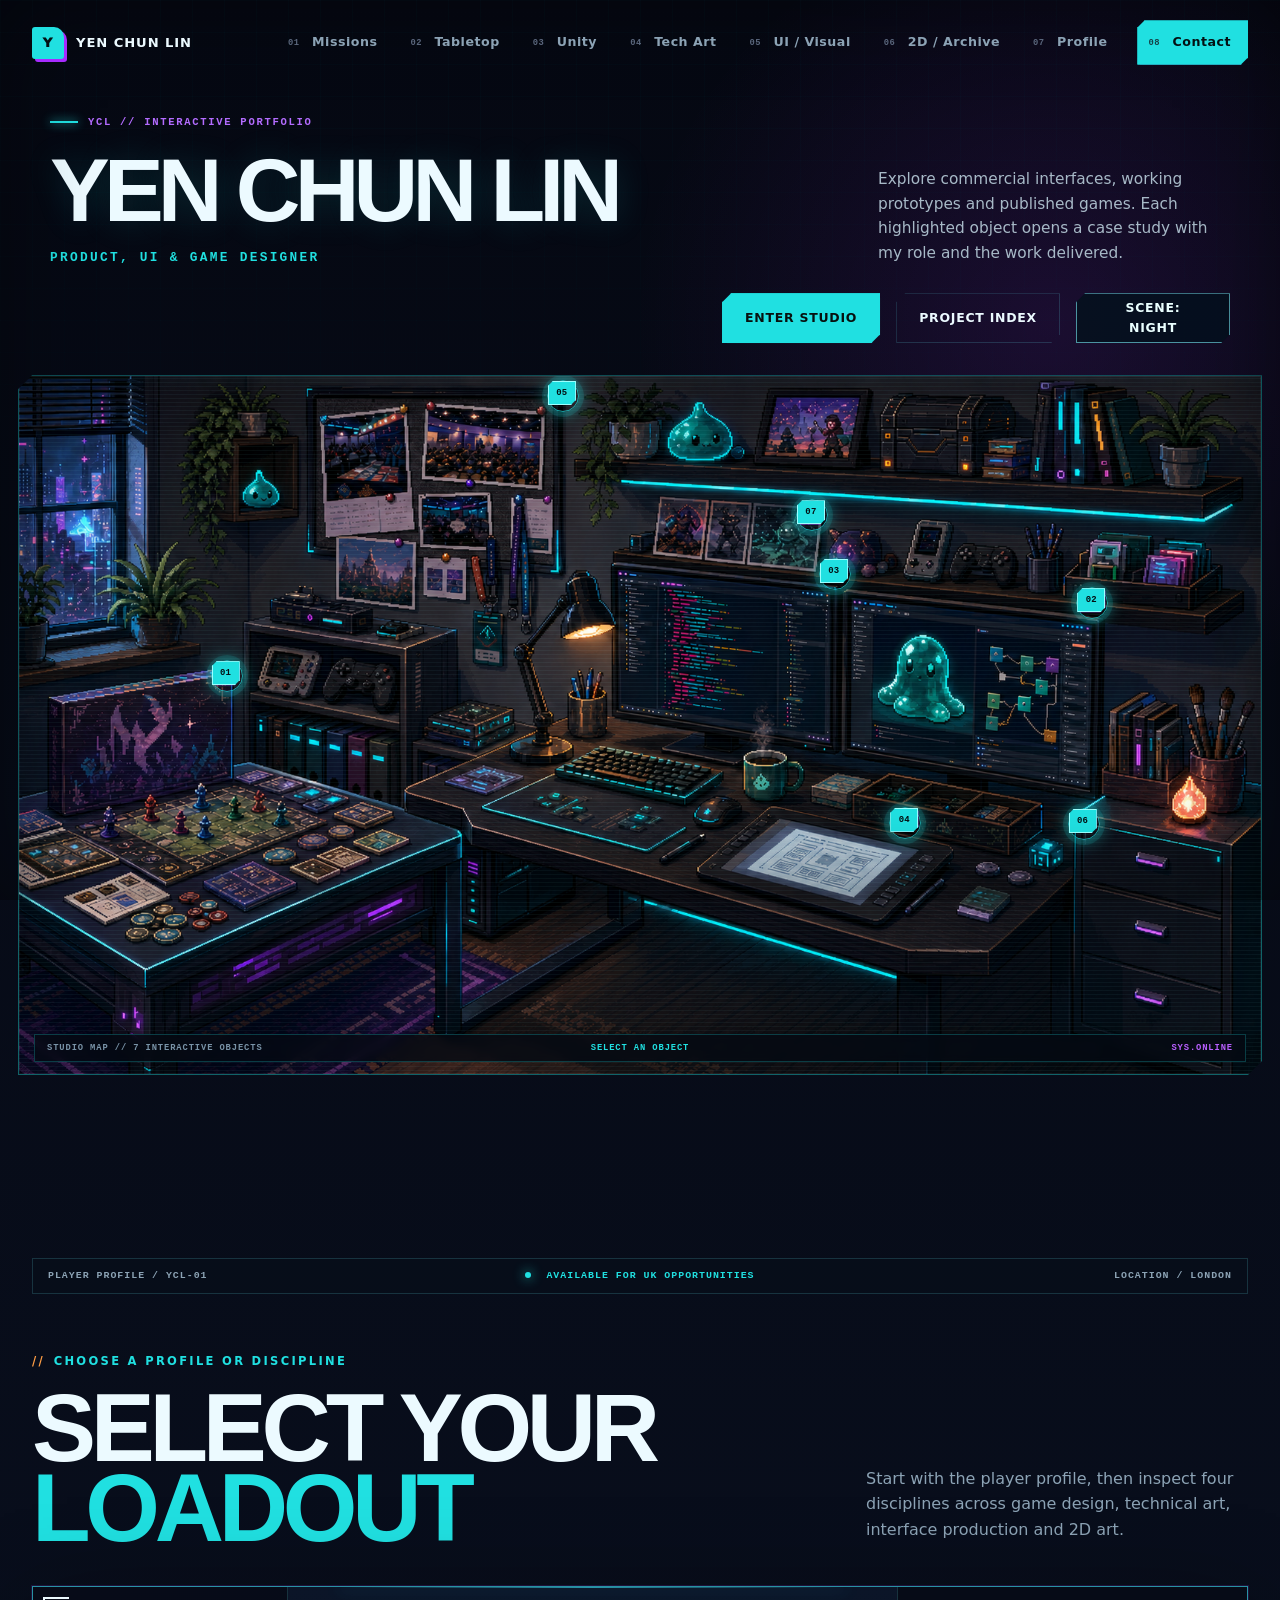
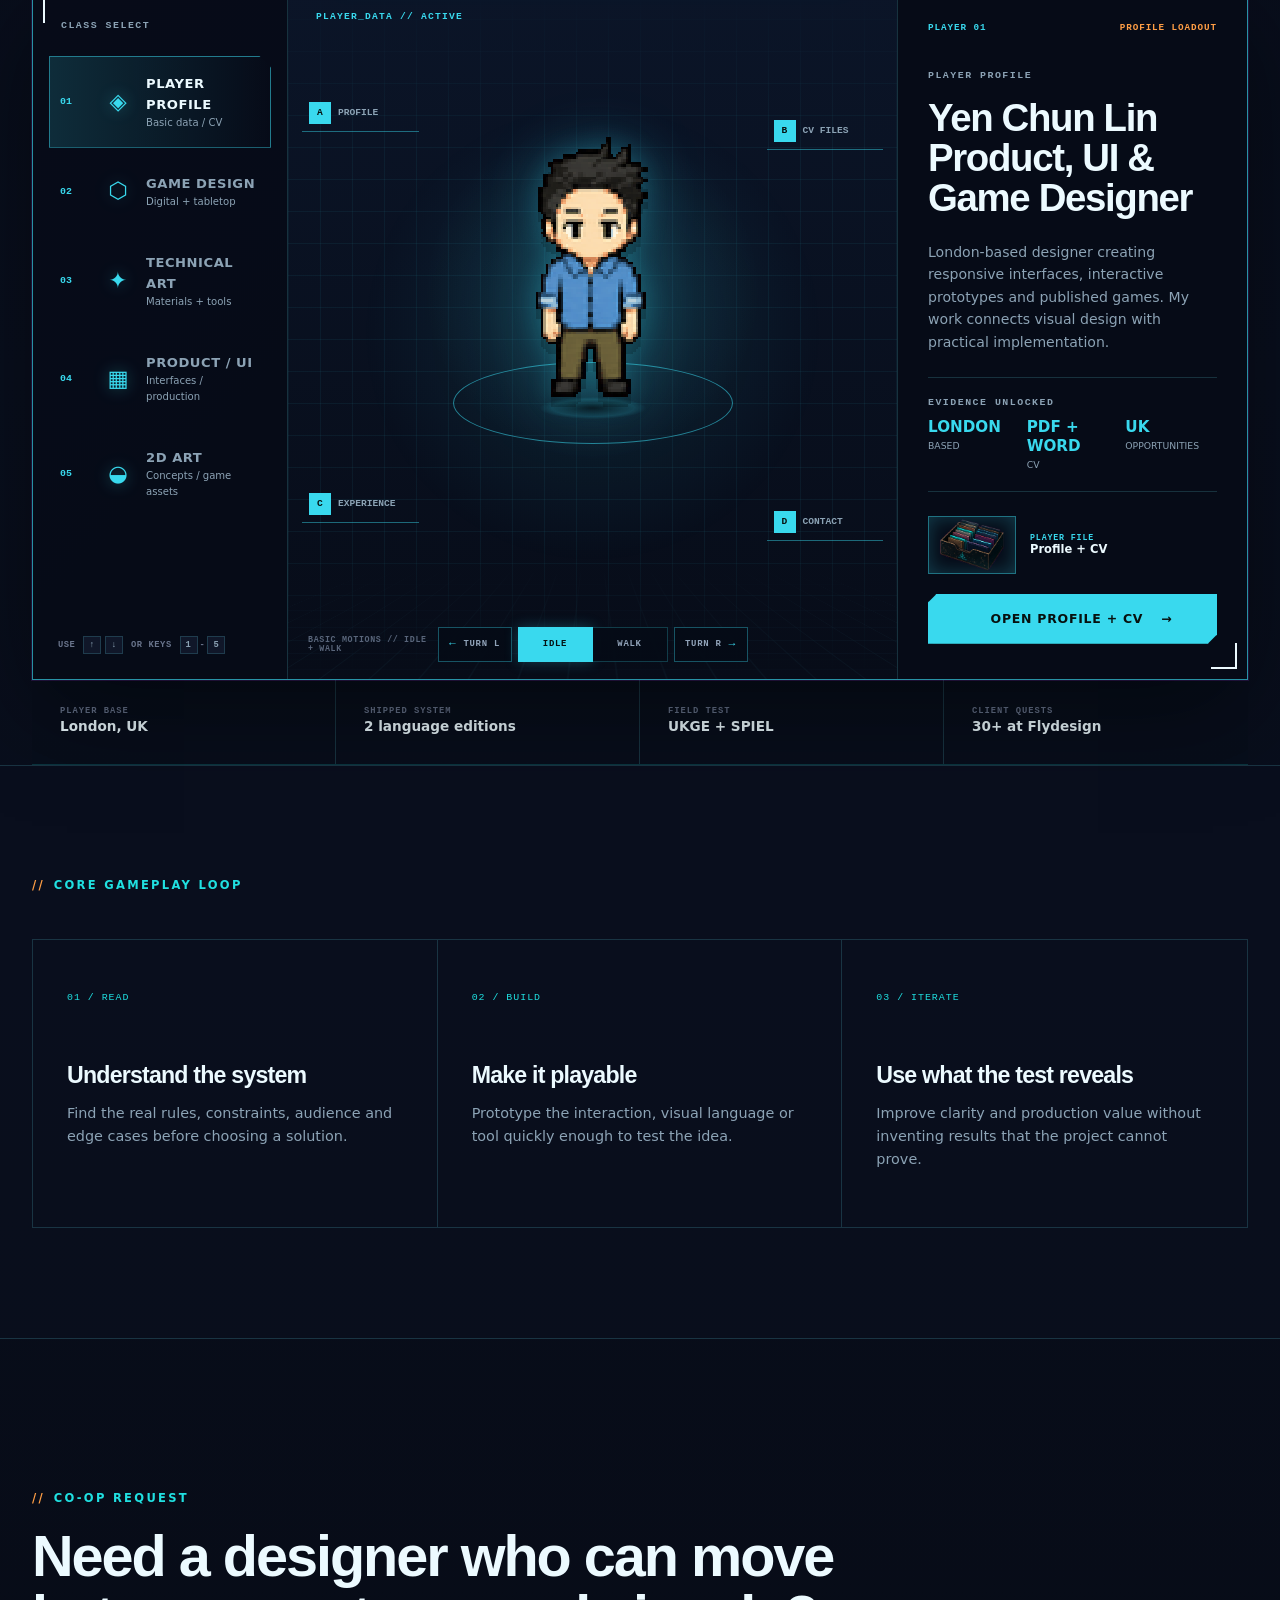
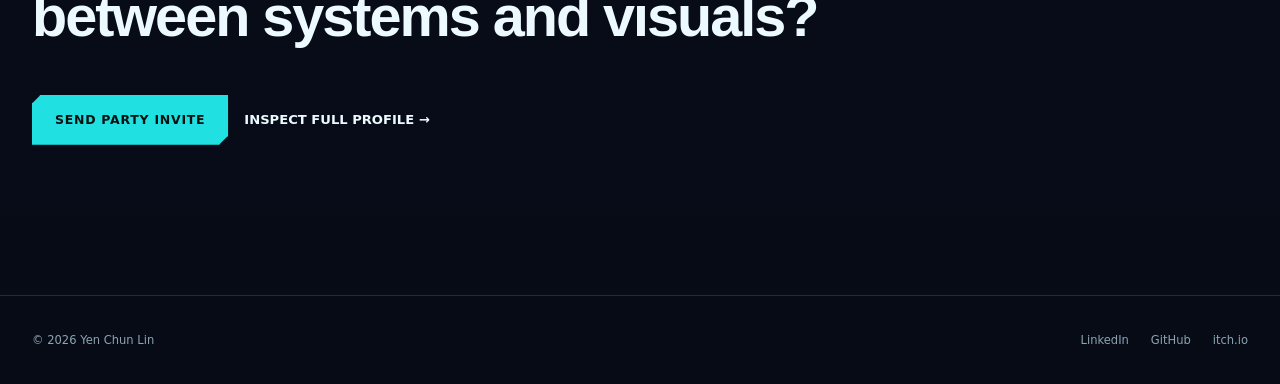
<file: index.html>
<!doctype html>
<html lang="en">
<head>
  <meta charset="utf-8">
  <meta name="viewport" content="width=device-width, initial-scale=1">
  <meta name="description" content="Yen Chun Lin designs digital interfaces, interactive prototypes and games. Explore commercial web projects, practical tools and a published game with a BGA public beta.">
  <title>Yen Chun Lin | Product, UI &amp; Game Designer</title>
  <link rel="preconnect" href="https://static.wixstatic.com">
  <link rel="stylesheet" href="assets/css/styles.css?v=20261113-4">
</head>
<body class="cyber-home" data-page="home" data-role-theme="profile">
  <header class="site-header" data-header>
    <a class="brand" href="index.html" aria-label="Yen Chun Lin, home"><span>Y</span> Yen Chun Lin</a>
    <button class="nav-toggle" type="button" aria-expanded="false" aria-controls="site-nav"><span></span><span></span></button>
    <nav id="site-nav" class="site-nav" aria-label="Main navigation">
      <a href="work.html">Missions</a><a href="work.html?filter=tabletop">Tabletop</a><a href="work.html?filter=unity">Unity</a><a href="work.html?filter=technical">Tech Art</a><a href="work.html?filter=ui">UI / Visual</a><a href="work.html?filter=art">2D / Archive</a><a href="about.html">Profile</a><a class="nav-contact" href="mailto:arklantis@hotmail.com">Contact</a>
    </nav>
  </header>

  <main>
    <section class="cyber-studio-hero" data-cyber-studio>
      <div class="cyber-studio-copy reveal">
        <p class="cyber-kicker"><span></span> YCL // INTERACTIVE PORTFOLIO</p>
        <h1>YEN CHUN LIN<small>PRODUCT, UI &amp; GAME DESIGNER</small></h1>
        <p>Explore commercial interfaces, working prototypes and published games. Each highlighted object opens a case study with my role and the work delivered.</p>
        <div class="button-row"><a class="button button-primary" href="#studio-map">ENTER STUDIO</a><a class="button button-outline" href="work.html">PROJECT INDEX</a><button class="button button-outline studio-scene-toggle" type="button" aria-pressed="false">SCENE: NIGHT</button></div>
      </div>

      <div id="studio-map" class="cyber-studio-map reveal" aria-label="Interactive game development studio portfolio map">
        <img class="cyber-studio-bg cyber-studio-night-bg" src="assets/media/cyber-studio/provided/studio-closed.png" alt="Pixel art cyberpunk game development studio with interactive project objects">
        <img class="cabinet-open-overlay scene-layer-night" src="assets/media/cyber-studio/provided/cabinet-open.png" alt="" aria-hidden="true">
        <img class="slime-monitor-overlay scene-layer-night" src="assets/media/cyber-studio/provided/slime-monitor-hover.webp" alt="" aria-hidden="true">
        <div class="code-monitor-layer scene-layer-night" aria-hidden="true">
          <img src="assets/media/cyber-studio/provided/code-monitor-hover.webp" alt="">
        </div>
        <img class="boardgames-overlay scene-layer-night" src="assets/media/cyber-studio/provided/boardgames-hover.webp" alt="" aria-hidden="true">
        <img class="event-overlay scene-layer-night" src="assets/media/cyber-studio/provided/event-hover.webp?v=3" alt="" aria-hidden="true">
        <img class="tablet-overlay scene-layer-night" src="assets/media/cyber-studio/provided/tablet-hover.webp?v=2" alt="" aria-hidden="true">
        <img class="painting-overlay scene-layer-night" src="assets/media/cyber-studio/provided/painting-hover.webp?v=1" alt="" aria-hidden="true">
        <div class="day-scene-visuals" aria-hidden="true">
          <img class="cyber-studio-bg cyber-studio-day-bg" src="assets/media/cyber-studio/provided/studio-day.png" alt="">
          <img class="day-scene-overlay day-cabinet-overlay scene-layer-day" src="assets/media/cyber-studio/day/cabinet-day-open.png?v=1" alt="">
          <img class="day-scene-overlay day-slime-overlay scene-layer-day" src="assets/media/cyber-studio/day/slime-day-hover.webp?v=1" alt="">
          <img class="day-scene-overlay day-code-overlay scene-layer-day" src="assets/media/cyber-studio/day/code-day-hover.webp?v=1" alt="">
          <img class="day-scene-overlay day-boardgames-overlay scene-layer-day" src="assets/media/cyber-studio/day/boardgames-day-hover.webp?v=1" alt="">
          <img class="day-scene-overlay day-event-overlay scene-layer-day" src="assets/media/cyber-studio/day/event-day-hover.webp?v=1" alt="">
          <img class="day-scene-overlay day-tablet-overlay scene-layer-day" src="assets/media/cyber-studio/day/tablet-day-hover.webp?v=1" alt="">
          <img class="day-scene-overlay day-painting-overlay scene-layer-day" src="assets/media/cyber-studio/day/painting-day-hover.webp?v=1" alt="">
        </div>
        <div class="studio-scan" aria-hidden="true"></div>
        <a class="cyber-hotspot hotspot-expo" href="project.html?id=events-exhibitions" data-object="expo" data-index="05" aria-label="Open events and exhibitions gallery"><span class="hotspot-ping"></span><span class="hotspot-label"><small>EVENT ARCHIVE</small>EXHIBITIONS + TALKS</span></a>
        <a class="cyber-hotspot hotspot-tabletop" href="project.html?id=hegemony-bga" data-object="tabletop" data-index="01" aria-label="Open Hegemony of FAITH project"><span class="hotspot-ping"></span><span class="hotspot-label"><small>GAME SYSTEMS</small>HEGEMONY OF FAITH</span></a>
        <a class="cyber-hotspot hotspot-code" href="work.html?filter=unity" data-object="code" data-index="03" aria-label="Open Unity games and prototypes"><span class="monitor-sweep"></span><span class="hotspot-ping"></span><span class="hotspot-label"><small>PLAYABLE BUILDS</small>UNITY GAMES</span></a>
        <a class="cyber-hotspot hotspot-slime" href="project.html?id=slime-material" data-object="slime" data-index="02" aria-label="Open Slime Material Study"><span class="hotspot-ping"></span><span class="hotspot-label"><small>TECHNICAL ART</small>SLIME MATERIAL LAB</span></a>
        <a class="cyber-hotspot hotspot-ui" href="project.html?id=ui-production" data-object="ui" data-index="04" aria-label="Open UI and visual production work"><span class="tablet-grid"></span><span class="hotspot-ping"></span><span class="hotspot-label"><small>UI / VISUAL</small>INTERFACE WORK</span></a>
	        <a class="cyber-hotspot hotspot-tools" href="about.html" data-object="profile" data-index="06" aria-label="Open Yen Chun Lin profile and CV"><span class="hotspot-ping"></span><span class="hotspot-label"><small>PLAYER DATA</small>PROFILE + CV</span></a>
	        <a class="cyber-hotspot hotspot-art" href="work.html?filter=art" data-object="art" data-index="07" aria-label="Open 2D art and illustration work"><span class="hotspot-ping"></span><span class="hotspot-label"><small>2D ART</small>ILLUSTRATION ARCHIVE</span></a>
	        <span class="studio-object-marker marker-tabletop" data-index="01" aria-hidden="true"></span>
	        <span class="studio-object-marker marker-slime" data-index="02" aria-hidden="true"></span>
	        <span class="studio-object-marker marker-code" data-index="03" aria-hidden="true"></span>
	        <span class="studio-object-marker marker-ui" data-index="04" aria-hidden="true"></span>
	        <span class="studio-object-marker marker-expo" data-index="05" aria-hidden="true"></span>
	        <span class="studio-object-marker marker-tools" data-index="06" aria-hidden="true"></span>
	        <span class="studio-object-marker marker-art" data-index="07" aria-hidden="true"></span>
	        <div class="cyber-studio-hud" aria-hidden="true"><span>STUDIO MAP // 7 INTERACTIVE OBJECTS</span><strong data-cyber-status>SELECT AN OBJECT</strong><span>SYS.ONLINE</span></div>
      </div>
      <div class="studio-mobile-menu" aria-label="Studio object menu">
        <a href="project.html?id=hegemony-bga"><b>01</b><span>Hegemony of FAITH<small>Tabletop systems</small></span></a>
        <a href="project.html?id=slime-material"><b>02</b><span>Slime Material Lab<small>Technical art</small></span></a>
        <a href="work.html?filter=unity"><b>03</b><span>Unity Games<small>Games, prototypes and C# work</small></span></a>
        <a href="project.html?id=ui-production"><b>04</b><span>Interface Work<small>UI / visual</small></span></a>
        <a href="project.html?id=events-exhibitions"><b>05</b><span>Events &amp; Exhibitions<small>Shows, talks and community events</small></span></a>
        <a href="about.html"><b>06</b><span>Profile + CV<small>Experience and contact</small></span></a>
        <a href="work.html?filter=art"><b>07</b><span>2D Art<small>Illustration archive</small></span></a>
      </div>
    </section>

    <section class="loadout-hero section-shell" data-loadout>
      <div class="hud-top reveal">
        <span>PLAYER PROFILE / YCL-01</span><span class="hud-status"><i></i> AVAILABLE FOR UK OPPORTUNITIES</span><span>LOCATION / LONDON</span>
      </div>

      <div class="loadout-title reveal">
        <div><p class="eyebrow">Choose a profile or discipline</p><h1>SELECT YOUR<br><em>LOADOUT</em></h1></div>
        <p>Start with the player profile, then inspect four disciplines across game design, technical art, interface production and 2D art.</p>
      </div>

      <div class="loadout-screen reveal">
        <aside class="class-select" aria-label="Choose a profile or design discipline">
          <p class="hud-label">CLASS SELECT</p>
          <button class="class-option active" type="button" data-role="profile" aria-pressed="true"><span class="class-key">01</span><i class="class-icon">&#x25C8;</i><span><strong>Player Profile</strong><small>Basic data / CV</small></span></button>
          <button class="class-option" type="button" data-role="game" aria-pressed="false"><span class="class-key">02</span><i class="class-icon">&#x2B21;</i><span><strong>Game Design</strong><small>Digital + tabletop</small></span></button>
          <button class="class-option" type="button" data-role="technical" aria-pressed="false"><span class="class-key">03</span><i class="class-icon">&#x2726;</i><span><strong>Technical Art</strong><small>Materials + tools</small></span></button>
          <button class="class-option" type="button" data-role="ui" aria-pressed="false"><span class="class-key">04</span><i class="class-icon">&#x25A6;</i><span><strong>Product / UI</strong><small>Interfaces / production</small></span></button>
          <button class="class-option" type="button" data-role="art" aria-pressed="false"><span class="class-key">05</span><i class="class-icon">&#x25D2;</i><span><strong>2D Art</strong><small>Concepts / game assets</small></span></button>
          <p class="key-hint">USE <kbd>&uarr;</kbd><kbd>&darr;</kbd> OR KEYS <kbd>1</kbd>-<kbd>5</kbd></p>
        </aside>

        <div class="character-stage" aria-label="Yen character profile">
          <div class="stage-grid" aria-hidden="true"></div>
          <div class="scan-line" aria-hidden="true"></div>
          <span class="stage-code" data-role-code>PLAYER_DATA // ACTIVE</span>
          <div class="gear-slot gear-a"><span>A</span><b data-gear-a>Profile</b></div>
          <div class="gear-slot gear-b"><span>B</span><b data-gear-b>CV files</b></div>
          <div class="gear-slot gear-c"><span>C</span><b data-gear-c>Experience</b></div>
          <div class="gear-slot gear-d"><span>D</span><b data-gear-d>Contact</b></div>
          <div class="avatar-holo" data-avatar-preview aria-live="polite">
            <div class="avatar-ring ring-one"></div>
            <div class="avatar-sprite-frame">
              <span class="avatar-ground-shadow" aria-hidden="true"></span>
              <img class="avatar-sprite" data-avatar-sprite src="assets/media/avatar/idle/front.gif?v=20260717-9" alt="Yen pixel character, front-facing idle animation" draggable="false">
            </div>
          </div>
          <div class="avatar-controls has-turn" aria-label="Character preview controls">
            <button class="avatar-turn" type="button" data-avatar-turn="-1" aria-label="Rotate character left"><span>&larr;</span><small>TURN L</small></button>
            <div class="avatar-motion-tabs" data-avatar-motions aria-label="Animation state">
              <button class="active" type="button" data-avatar-motion="idle" aria-pressed="true">IDLE</button>
              <button type="button" data-avatar-motion="walk" aria-pressed="false">WALK</button>
            </div>
            <button class="avatar-turn" type="button" data-avatar-turn="1" aria-label="Rotate character right"><small>TURN R</small><span>&rarr;</span></button>
          </div>
          <p class="portrait-note" data-avatar-note>BASIC MOTIONS // IDLE + WALK</p>
        </div>

        <article class="loadout-info" aria-live="polite">
          <div class="role-index"><span data-role-number>PLAYER 01</span><b data-role-status>PROFILE LOADOUT</b></div>
          <p class="hud-label" data-role-panel-label>PLAYER PROFILE</p>
          <h2 data-role-title>Yen Chun Lin<br>Product, UI &amp; Game Designer</h2>
          <p class="role-description" data-role-description>London-based designer creating responsive interfaces, interactive prototypes and published games. My work connects visual design with practical implementation.</p>
          <div class="evidence-panel">
            <p class="hud-label">EVIDENCE UNLOCKED</p>
            <div data-role-evidence><span><strong>London</strong> based</span><span><strong>PDF + Word</strong> CV</span><span><strong>UK</strong> opportunities</span></div>
          </div>
          <div class="equipped-project">
            <span class="project-thumb"><img data-role-image src="assets/media/cyber-studio/layers/profile-files.png" alt="Profile and CV files"></span>
            <span><small data-role-feature-label>PLAYER FILE</small><strong data-role-project>Profile + CV</strong></span>
          </div>
          <a class="button button-primary role-action" data-role-link href="about.html"><span data-role-action-text>OPEN PROFILE + CV</span> <span>&rarr;</span></a>
        </article>
      </div>

      <div class="proof-strip hud-proof reveal" aria-label="Career highlights">
        <div><span>PLAYER BASE</span><strong>London, UK</strong></div><div><span>SHIPPED SYSTEM</span><strong>2 language editions</strong></div><div><span>FIELD TEST</span><strong>UKGE + SPIEL</strong></div><div><span>CLIENT QUESTS</span><strong>30+ at Flydesign</strong></div>
      </div>
    </section>

    <section class="capability-band game-loop"><div class="section-shell"><p class="eyebrow reveal">Core gameplay loop</p><div class="capability-grid"><article class="reveal"><span>01 / READ</span><h3>Understand the system</h3><p>Find the real rules, constraints, audience and edge cases before choosing a solution.</p></article><article class="reveal"><span>02 / BUILD</span><h3>Make it playable</h3><p>Prototype the interaction, visual language or tool quickly enough to test the idea.</p></article><article class="reveal"><span>03 / ITERATE</span><h3>Use what the test reveals</h3><p>Improve clarity and production value without inventing results that the project cannot prove.</p></article></div></div></section>

    <section class="section-shell contact-cta reveal"><p class="eyebrow">Co-op request</p><h2>Need a designer who can move between systems and visuals?</h2><div class="button-row"><a class="button button-primary" href="mailto:arklantis@hotmail.com">SEND PARTY INVITE</a><a class="text-link" href="about.html">INSPECT FULL PROFILE &rarr;</a></div></section>
  </main>

  <footer class="site-footer"><span>&copy; <span data-year></span> Yen Chun Lin</span><div><a href="https://www.linkedin.com/in/ual-yen/">LinkedIn</a><a href="https://github.com/arklantis">GitHub</a><a href="https://ual-yen.itch.io/">itch.io</a></div></footer>
  <script src="assets/js/data.js?v=20261116-1"></script><script src="assets/js/site.js?v=20261113-4"></script>
</body>
</html>
</file>
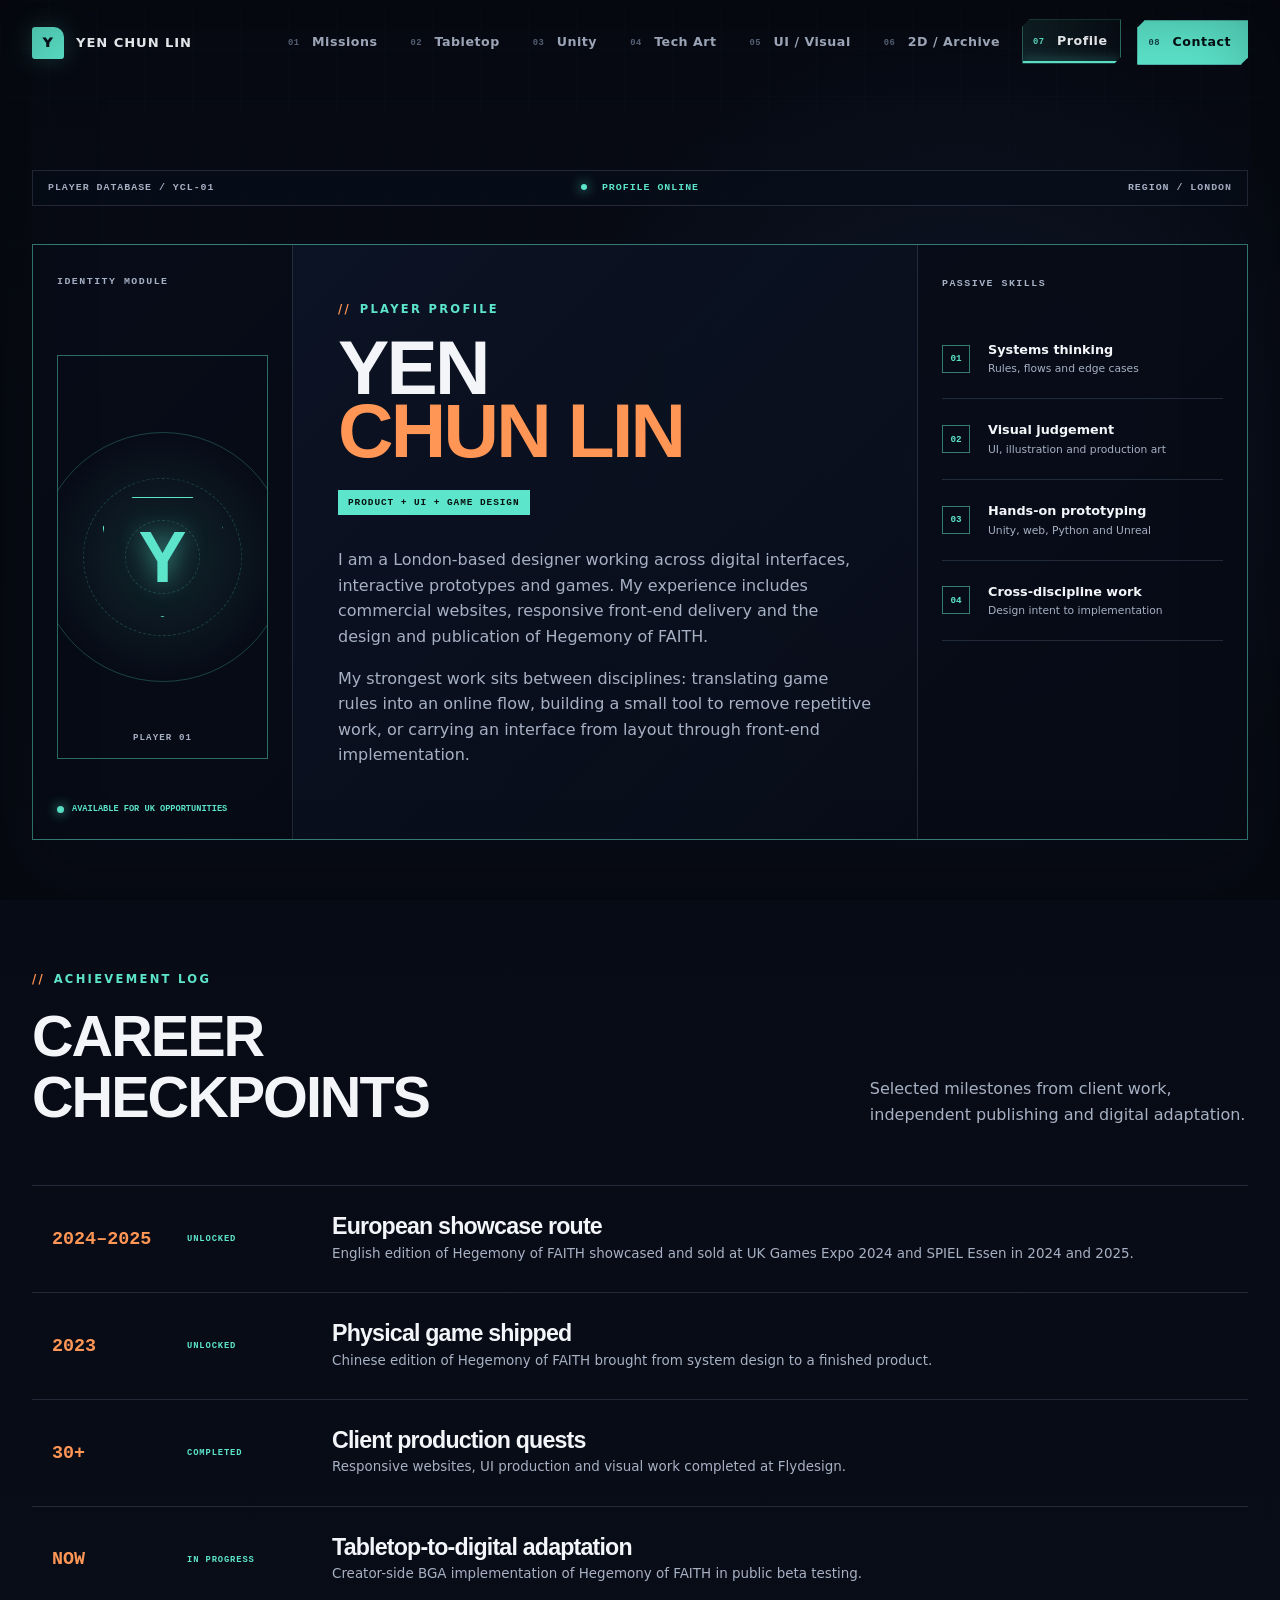
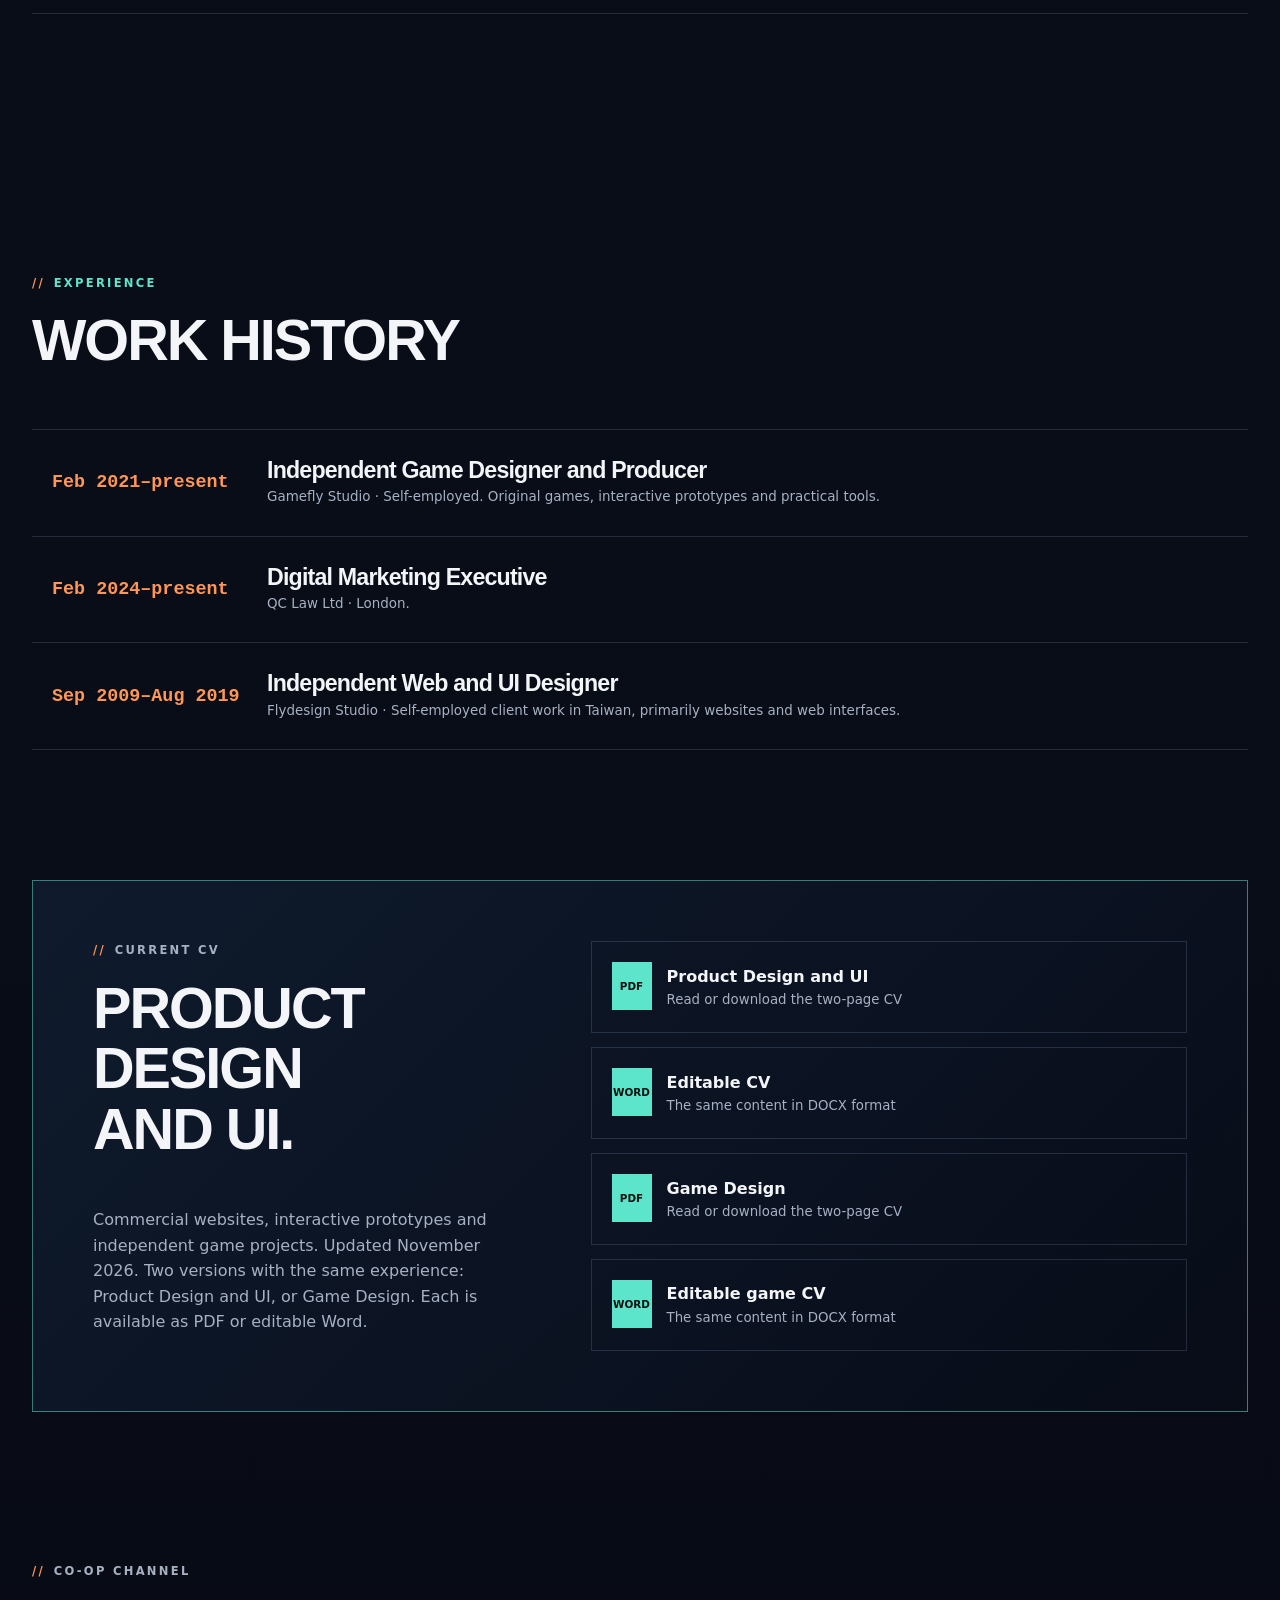
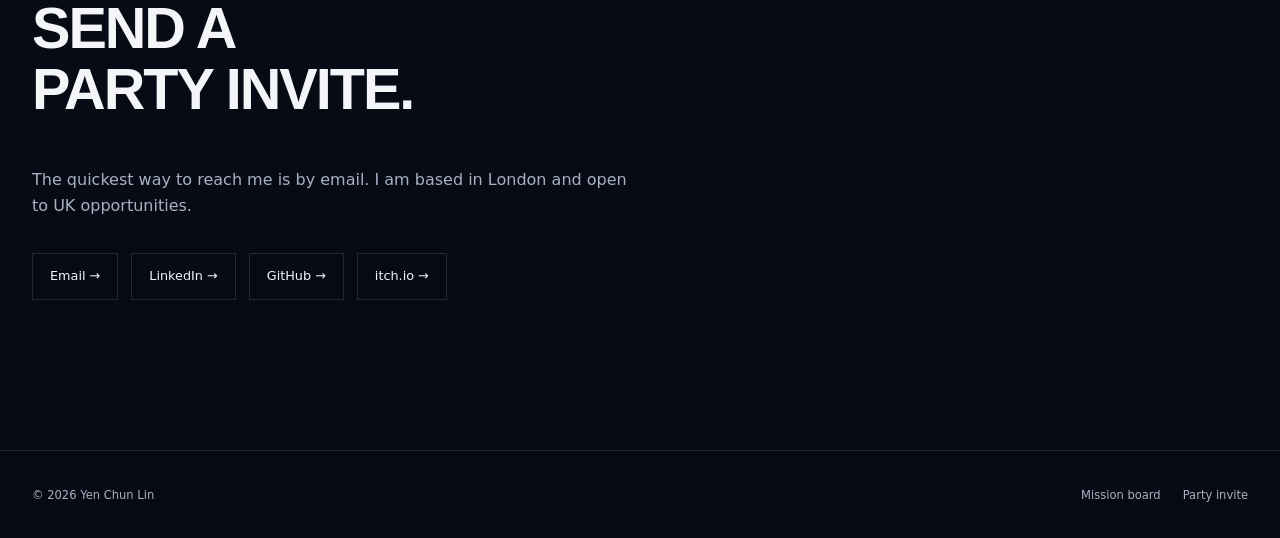
<file: about.html>
<!doctype html>
<html lang="en"><head><meta charset="utf-8"><meta name="viewport" content="width=device-width, initial-scale=1"><meta name="description" content="Player profile for Yen Chun Lin, a London-based product, UI and game designer."><title>Player Profile | Yen Chun Lin</title><link rel="stylesheet" href="assets/css/styles.css?v=20261113-4"></head>
<body data-page="about">
  <header class="site-header" data-header><a class="brand" href="index.html"><span>Y</span> Yen Chun Lin</a><button class="nav-toggle" type="button" aria-expanded="false" aria-controls="site-nav"><span></span><span></span></button><nav id="site-nav" class="site-nav"><a href="work.html">Missions</a><a href="work.html?filter=tabletop">Tabletop</a><a href="work.html?filter=unity">Unity</a><a href="work.html?filter=technical">Tech Art</a><a href="work.html?filter=ui">UI / Visual</a><a href="work.html?filter=art">2D / Archive</a><a class="active" href="about.html">Profile</a><a class="nav-contact" href="mailto:arklantis@hotmail.com">Contact</a></nav></header>
  <main class="section-shell page-main player-profile">
    <div class="hud-top reveal"><span>PLAYER DATABASE / YCL-01</span><span class="hud-status"><i></i> PROFILE ONLINE</span><span>REGION / LONDON</span></div>
    <section class="profile-screen reveal">
      <div class="profile-id">
        <p class="hud-label">IDENTITY MODULE</p><div class="profile-avatar"><div class="profile-radar"></div><span>Y</span><small>PLAYER 01</small></div>
        <div class="profile-status"><i></i><span>AVAILABLE FOR UK OPPORTUNITIES</span></div>
      </div>
      <div class="profile-copy"><p class="eyebrow">Player profile</p><h1>YEN<br><em>CHUN LIN</em></h1><p class="profile-class">PRODUCT + UI + GAME DESIGN</p><p>I am a London-based designer working across digital interfaces, interactive prototypes and games. My experience includes commercial websites, responsive front-end delivery and the design and publication of Hegemony of FAITH.</p><p>My strongest work sits between disciplines: translating game rules into an online flow, building a small tool to remove repetitive work, or carrying an interface from layout through front-end implementation.</p></div>
      <aside class="profile-loadout"><p class="hud-label">PASSIVE SKILLS</p><ul><li><span>01</span><div><strong>Systems thinking</strong><small>Rules, flows and edge cases</small></div></li><li><span>02</span><div><strong>Visual judgement</strong><small>UI, illustration and production art</small></div></li><li><span>03</span><div><strong>Hands-on prototyping</strong><small>Unity, web, Python and Unreal</small></div></li><li><span>04</span><div><strong>Cross-discipline work</strong><small>Design intent to implementation</small></div></li></ul></aside>
    </section>

    <section class="achievement-log section-block">
      <div class="section-heading reveal"><div><p class="eyebrow">Achievement log</p><h2>CAREER<br>CHECKPOINTS</h2></div><p>Selected milestones from client work, independent publishing and digital adaptation.</p></div>
      <div class="achievement-list">
        <article class="reveal"><span class="achievement-year">2024–2025</span><i>UNLOCKED</i><div><h3>European showcase route</h3><p>English edition of Hegemony of FAITH showcased and sold at UK Games Expo 2024 and SPIEL Essen in 2024 and 2025.</p></div></article>
        <article class="reveal"><span class="achievement-year">2023</span><i>UNLOCKED</i><div><h3>Physical game shipped</h3><p>Chinese edition of Hegemony of FAITH brought from system design to a finished product.</p></div></article>
        <article class="reveal"><span class="achievement-year">30+</span><i>COMPLETED</i><div><h3>Client production quests</h3><p>Responsive websites, UI production and visual work completed at Flydesign.</p></div></article>
        <article class="reveal"><span class="achievement-year">NOW</span><i>IN PROGRESS</i><div><h3>Tabletop-to-digital adaptation</h3><p>Creator-side BGA implementation of Hegemony of FAITH in public beta testing.</p></div></article>
      </div>
    </section>

    <section class="section-block career-timeline"><div class="section-heading"><div><p class="eyebrow">Experience</p><h2>WORK HISTORY</h2></div></div><div class="achievement-list"><article><span class="achievement-year">Feb 2021–present</span><div><h3>Independent Game Designer and Producer</h3><p>Gamefly Studio · Self-employed. Original games, interactive prototypes and practical tools.</p></div></article><article><span class="achievement-year">Feb 2024–present</span><div><h3>Digital Marketing Executive</h3><p>QC Law Ltd · London.</p></div></article><article><span class="achievement-year">Sep 2009–Aug 2019</span><div><h3>Independent Web and UI Designer</h3><p>Flydesign Studio · Self-employed client work in Taiwan, primarily websites and web interfaces.</p></div></article></div></section>
<section class="cv-panel reveal"><div><p class="eyebrow">Current CV</p><h2>PRODUCT DESIGN<br>AND UI.</h2><p>Commercial websites, interactive prototypes and independent game projects. Updated November 2026. Two versions with the same experience: Product Design and UI, or Game Design. Each is available as PDF or editable Word.</p></div><div class="cv-options"><a class="cv-card" href="assets/cv/Yen_Chun_Lin_CV_Product_UI_2026.pdf?v=20261123-3"><span>PDF</span><strong>Product Design and UI</strong><small>Read or download the two-page CV</small></a><a class="cv-card" href="assets/cv/Yen_Chun_Lin_CV_Product_UI_2026.docx?v=20261123-3" download><span>WORD</span><strong>Editable CV</strong><small>The same content in DOCX format</small></a><a class="cv-card" href="assets/cv/Yen_Chun_Lin_CV_Game_Designer_2026.pdf?v=20261123-3"><span>PDF</span><strong>Game Design</strong><small>Read or download the two-page CV</small></a><a class="cv-card" href="assets/cv/Yen_Chun_Lin_CV_Game_Designer_2026.docx?v=20261123-3" download><span>WORD</span><strong>Editable game CV</strong><small>The same content in DOCX format</small></a></div></section>

    <section class="contact-panel reveal"><p class="eyebrow">Co-op channel</p><h2>SEND A<br>PARTY INVITE.</h2><p>The quickest way to reach me is by email. I am based in London and open to UK opportunities.</p><div class="contact-links"><a href="mailto:arklantis@hotmail.com">Email &rarr;</a><a href="https://www.linkedin.com/in/ual-yen/">LinkedIn &rarr;</a><a href="https://github.com/arklantis">GitHub &rarr;</a><a href="https://ual-yen.itch.io/">itch.io &rarr;</a></div></section>
  </main>
  <footer class="site-footer"><span>&copy; <span data-year></span> Yen Chun Lin</span><div><a href="work.html">Mission board</a><a href="mailto:arklantis@hotmail.com">Party invite</a></div></footer><script src="assets/js/data.js?v=20261116-1"></script><script src="assets/js/site.js?v=20261113-4"></script>
</body></html>
</file>
<file: assets/css/styles.css>
:root {
  --bg: #070a13;
  --bg-2: #0b1020;
  --panel: rgba(18, 25, 45, .78);
  --panel-solid: #11182b;
  --line: rgba(154, 181, 219, .18);
  --line-hot: rgba(92, 229, 203, .52);
  --text: #f3f5f9;
  --muted: #a7b1c4;
  --orange: #ff9655;
  --mint: #5ce5cb;
  --blue: #77a7ff;
  --max: 1240px;
  --radius: 8px;
  --display: "Arial Narrow", "Roboto Condensed", "Helvetica Neue", Arial, sans-serif;
  --body: Inter, ui-sans-serif, system-ui, -apple-system, BlinkMacSystemFont, "Segoe UI", sans-serif;
}

* { box-sizing: border-box; }
html { scroll-behavior: smooth; }
body {
  margin: 0; color: var(--text); background:
    radial-gradient(circle at var(--mx, 75%) var(--my, 12%), rgba(65, 111, 189, .12), transparent 26rem),
    linear-gradient(180deg, #070a13 0%, #090d18 55%, #070a13 100%);
  font-family: var(--body); line-height: 1.6; min-height: 100vh; overflow-x: hidden;
}
body::before {
  content: ""; position: fixed; inset: 0; pointer-events: none; z-index: -1; opacity: .24;
  background-image: linear-gradient(rgba(119,167,255,.09) 1px, transparent 1px), linear-gradient(90deg, rgba(119,167,255,.09) 1px, transparent 1px);
  background-size: 48px 48px; mask-image: linear-gradient(to bottom, black, transparent 76%);
}
body::after { content:""; position:fixed; inset:0; pointer-events:none; z-index:20; box-shadow:inset 0 0 90px rgba(0,0,0,.4); }
a { color: inherit; text-decoration: none; }
button { color: inherit; font: inherit; }
img { display: block; width: 100%; }
em { color: var(--orange); font-style: normal; }

.section-shell { width: min(var(--max), calc(100% - 64px)); margin-inline: auto; }
.section-block { padding-block: 130px; }
.page-main { padding-top: 170px; min-height: 75vh; }
.eyebrow { margin: 0 0 18px; color: var(--mint); font-size: .72rem; font-weight: 800; letter-spacing: .2em; text-transform: uppercase; }
.eyebrow::before { content: "//"; margin-right: .75em; color: var(--orange); }
h1,h2,h3,p { margin-top: 0; }
h1,h2,h3 { font-family: var(--display); letter-spacing: -.035em; line-height: 1.05; }
h1 { font-size: clamp(3.35rem, 7vw, 7rem); }
h2 { font-size: clamp(2.25rem, 4.5vw, 4.65rem); }
h3 { font-size: 1.45rem; }

.site-header {
  position: fixed; top: 0; left: 0; right: 0; z-index: 12; display: flex; align-items: center; justify-content: space-between;
  height: 86px; padding: 0 max(32px, calc((100vw - var(--max)) / 2)); border-bottom: 1px solid transparent; transition: .25s ease;
}
.site-header.scrolled { height: 68px; background: rgba(7,10,19,.86); border-color: var(--line); backdrop-filter: blur(18px); }
.brand { display: inline-flex; gap: 12px; align-items: center; font-size: .82rem; font-weight: 750; letter-spacing: .07em; text-transform: uppercase; }
.brand > span { display: grid; place-items: center; width: 32px; aspect-ratio: 1; color: #081119; background: var(--mint); border-radius: 3px 10px 3px 3px; font-weight: 950; box-shadow: 0 0 24px rgba(92,229,203,.22); }
.site-nav { display: flex; gap: 8px; align-items: center; }
.site-nav a { padding: 10px 13px; color: var(--muted); font-size: .79rem; font-weight: 700; letter-spacing: .04em; border: 1px solid transparent; }
.site-nav a:hover,.site-nav a.active { color: var(--text); border-color: var(--line); background: rgba(255,255,255,.025); }
.site-nav .nav-contact { min-width:auto; margin-left:8px; padding-right:16px; color:#031013; border-color:var(--mint); background:var(--mint); box-shadow:3px 3px 0 rgba(184,55,255,.55),0 0 16px rgba(32,224,225,.18); }
.site-nav .nav-contact::before { color:#174147; }
.site-nav .nav-contact:hover,.site-nav .nav-contact:focus-visible { color:#031013; border-color:#a8ffff; background:#7affff; box-shadow:3px 3px 0 rgba(184,55,255,.78),0 0 20px rgba(32,224,225,.4); }
.nav-toggle { display:none; border:0; background:none; padding:12px; }

.hero { padding-top: 190px; }
.hero-grid { min-height: 590px; display: grid; grid-template-columns: 1.4fr .72fr; gap: clamp(50px, 8vw, 130px); align-items: center; }
.hero h1 { margin-bottom: 30px; max-width: 900px; }
.hero-intro { max-width: 660px; color: var(--muted); font-size: clamp(1rem, 1.4vw, 1.22rem); }
.button-row { display:flex; align-items:center; flex-wrap:wrap; gap:16px; margin-top:36px; }
.button { display:inline-flex; align-items:center; justify-content:center; min-height:50px; padding: 0 22px; border:1px solid var(--line); font-size:.78rem; font-weight:800; letter-spacing:.06em; text-transform:uppercase; transition:.2s ease; }
.button span { margin-left: 18px; }
.button-primary { color:#07110f; background:var(--mint); border-color:var(--mint); box-shadow: 5px 5px 0 rgba(92,229,203,.15); }
.button-primary:hover { transform:translate(-2px,-2px); box-shadow: 8px 8px 0 rgba(92,229,203,.14); }
.button-quiet:hover,.button-outline:hover { border-color:var(--mint); color:var(--mint); }

.hero-panel { position:relative; min-height: 420px; padding: 42px; overflow:hidden; border:1px solid var(--line-hot); border-radius: var(--radius); background:linear-gradient(145deg, rgba(18,28,48,.92), rgba(9,15,29,.72)); box-shadow: 0 30px 90px rgba(0,0,0,.38); transform-style:preserve-3d; transition:transform .15s ease-out; }
.hero-panel::before,.hero-panel::after { content:""; position:absolute; width:18px; height:18px; border-color:var(--mint); }
.hero-panel::before { left:9px; top:9px; border-left:2px solid; border-top:2px solid; }
.hero-panel::after { right:9px; bottom:9px; border-right:2px solid; border-bottom:2px solid; }
.hero-panel > * { position:relative; z-index:1; transform:translateZ(12px); }
.hero-panel h2 { max-width:440px; margin-top:70px; font-size:clamp(2rem,3vw,3.25rem); }
.hero-panel p:not(.panel-label) { color:var(--muted); }
.panel-label { display:flex; justify-content:space-between; color:var(--mint); font-size:.67rem; text-transform:uppercase; letter-spacing:.18em; }
.panel-label i { color:var(--orange); animation:blink 1.8s infinite; }
.panel-orbit { position:absolute; right:-120px; top:-130px; width:300px; height:300px; opacity:.42; border:1px solid var(--line-hot); border-radius:50%; animation:spin 24s linear infinite; }
.panel-orbit span { position:absolute; width:9px; height:9px; background:var(--mint); border-radius:50%; }
.panel-orbit span:nth-child(1){top:28px;left:72px}.panel-orbit span:nth-child(2){right:-4px;top:140px}.panel-orbit span:nth-child(3){bottom:14px;left:90px;background:var(--orange)}
.text-link { display:inline-flex; gap:14px; align-items:center; color:var(--text); font-size:.82rem; font-weight:800; }
.text-link span { color:var(--mint); transition:.2s; }.text-link:hover span { transform:translateX(5px); }
.proof-strip { display:grid; grid-template-columns:repeat(4,1fr); margin-top:72px; border-block:1px solid var(--line); }
.proof-strip div { display:flex; flex-direction:column; min-height:105px; justify-content:center; padding:18px 28px; border-right:1px solid var(--line); }
.proof-strip div:last-child { border:0; }.proof-strip strong { font-size:1.12rem; }.proof-strip span { color:var(--muted); font-size:.74rem; }

.section-heading { display:grid; grid-template-columns:1fr .48fr; align-items:end; gap:50px; margin-bottom:58px; }
.section-heading h2 { margin:0; }.section-heading > p { margin:0; color:var(--muted); }
.project-grid { display:grid; grid-template-columns:repeat(2,minmax(0,1fr)); gap:26px; }
.project-grid-featured .project-card:first-child { grid-column:1/-1; }
.project-card { position:relative; min-width:0; overflow:hidden; border:1px solid var(--line); background:rgba(12,17,31,.84); border-radius:var(--radius); transition:.25s ease; }
.project-card::after { content:""; position:absolute; inset:auto 0 0; height:2px; background:linear-gradient(90deg,var(--mint),var(--orange)); transform:scaleX(0); transform-origin:left; transition:.3s; }
.project-card:hover { transform:translateY(-5px); border-color:rgba(92,229,203,.4); box-shadow:0 24px 70px rgba(0,0,0,.3); }.project-card:hover::after { transform:scaleX(1); }
.project-image { position:relative; aspect-ratio:16/9; overflow:hidden; background:#101729; }
.project-image img { height:100%; object-fit:cover; transition:transform .6s ease, filter .4s; }.project-card:hover img { transform:scale(1.035); }
.project-image::after { content:""; position:absolute; inset:0; background:linear-gradient(to top,rgba(7,10,19,.3),transparent 50%); pointer-events:none; }
.project-body { padding:26px 28px 30px; }.project-meta { display:flex; justify-content:space-between; gap:20px; color:var(--mint); font-size:.65rem; font-weight:800; letter-spacing:.12em; text-transform:uppercase; }
.project-body h3 { margin:16px 0 8px; font-size:clamp(1.45rem,2.6vw,2.1rem); }.project-subtitle { margin-bottom:12px; color:var(--text); font-size:.9rem; font-weight:650; }.project-summary { margin:0; color:var(--muted); font-size:.88rem; }
.project-arrow { position:absolute; right:24px; top:24px; z-index:2; display:grid; place-items:center; width:38px; aspect-ratio:1; color:#07110f; background:var(--mint); clip-path:polygon(0 0,100% 0,100% 75%,75% 100%,0 100%); opacity:0; transform:translate(-6px,6px); transition:.2s; }.project-card:hover .project-arrow { opacity:1; transform:none; }
.section-action { display:flex; justify-content:center; padding-top:52px; }

.capability-band { padding-block:110px; border-block:1px solid var(--line); background:rgba(12,17,31,.58); }
.capability-grid { display:grid; grid-template-columns:repeat(3,1fr); margin-top:45px; border:1px solid var(--line); }
.capability-grid article { position:relative; padding:42px 34px; border-right:1px solid var(--line); }.capability-grid article:last-child { border:0; }.capability-grid article > span { color:var(--orange); font-family:monospace; font-size:.72rem; }.capability-grid h3 { margin:55px 0 15px; }.capability-grid p { color:var(--muted); font-size:.9rem; }
.contact-cta { padding-block:150px; }.contact-cta h2 { max-width:950px; }

.page-intro { display:grid; grid-template-columns:1fr .42fr; gap:60px; align-items:end; margin-bottom:90px; }.page-intro .eyebrow { grid-column:1/-1; margin-bottom:-30px; }.page-intro h1 { margin:0; font-size:clamp(3.4rem,6vw,6.5rem); }.page-intro > p:last-child { color:var(--muted); }
.filter-bar { position:sticky; top:68px; z-index:8; display:flex; gap:8px; padding:13px; margin-bottom:35px; overflow:auto; border:1px solid var(--line); background:rgba(7,10,19,.88); backdrop-filter:blur(18px); }
.filter-button { flex:0 0 auto; padding:10px 16px; border:1px solid transparent; background:transparent; color:var(--muted); cursor:pointer; font-size:.72rem; font-weight:800; letter-spacing:.08em; text-transform:uppercase; }
.filter-button:hover,.filter-button.active { color:#07110f; background:var(--mint); }
.project-count { padding:30px 0 100px; color:var(--muted); font-family:monospace; font-size:.75rem; text-align:right; }

.case-hero { width:min(var(--max),calc(100% - 64px)); margin:0 auto; }
.case-breadcrumb { display:flex; gap:14px; align-items:center; margin-bottom:55px; color:var(--muted); font-size:.73rem; text-transform:uppercase; letter-spacing:.12em; }.case-breadcrumb span { color:var(--mint); }
.case-title-grid { display:grid; grid-template-columns:1fr .42fr; gap:70px; align-items:end; }.case-title-grid h1 { margin:0; font-size:clamp(3.3rem,7vw,7rem); }.case-title-grid h1 small { display:block; margin-top:20px; color:var(--muted); font-family:var(--body); font-size:clamp(1rem,1.5vw,1.25rem); letter-spacing:0; line-height:1.4; }.case-role { border-left:1px solid var(--mint); padding-left:25px; color:var(--muted); }.case-role strong { display:block; margin-bottom:8px; color:var(--text); }
.case-media { position:relative; width:min(1440px,calc(100% - 32px)); margin:80px auto 0; overflow:hidden; border:1px solid var(--line); background:#0e1526; }.case-media img { max-height:760px; aspect-ratio:16/8.5; object-fit:cover; }.case-media::before { content:"CASE FILE / 01"; position:absolute; left:18px; top:18px; z-index:2; padding:7px 10px; color:#07110f; background:var(--mint); font:700 .64rem monospace; }
.case-facts { display:grid; grid-template-columns:repeat(4,1fr); width:min(var(--max),calc(100% - 64px)); margin:0 auto; border:1px solid var(--line); border-top:0; }.case-fact { padding:24px; border-right:1px solid var(--line); }.case-fact:last-child{border:0}.case-fact span{display:block;color:var(--muted);font-size:.65rem;text-transform:uppercase;letter-spacing:.12em}.case-fact strong{font-size:.95rem}
.case-layout { display:grid; grid-template-columns:220px minmax(0,760px); gap:clamp(50px,9vw,130px); width:min(1100px,calc(100% - 64px)); margin:120px auto; }.case-side { position:sticky; top:110px; align-self:start; }.case-side p { color:var(--muted); font-size:.68rem; text-transform:uppercase; letter-spacing:.14em; }.case-tools { display:flex; flex-wrap:wrap; gap:8px; }.case-tools span { padding:6px 9px; color:var(--muted); border:1px solid var(--line); font-size:.68rem; }
.case-intro { margin-bottom:110px; font-size:clamp(1.35rem,2.4vw,2rem); line-height:1.45; }.case-section { position:relative; padding:0 0 95px 35px; border-left:1px solid var(--line); }.case-section::before { content:""; position:absolute; left:-5px; top:4px; width:9px; aspect-ratio:1; background:var(--mint); box-shadow:0 0 18px rgba(92,229,203,.6); }.case-section h2 { font-size:clamp(2rem,3.3vw,3.3rem); }.case-section p,.case-section li { color:var(--muted); }.case-section ul { margin:28px 0 0; padding-left:18px; }.case-section li { margin:10px 0; }.case-section.missing { margin-bottom:90px; padding:30px 35px 34px; border:1px dashed var(--orange); background:rgba(255,150,85,.055); }.case-section.missing::before { left:-5px; top:35px; background:var(--orange); }.case-section.missing .eyebrow { color:var(--orange); }.case-section.missing h2 { font-size:2rem; }
.case-links { display:flex; flex-wrap:wrap; gap:12px; margin-top:20px; }.case-next { padding:90px 32px; border-top:1px solid var(--line); text-align:center; }.case-next h2 { margin-bottom:30px; }
.not-found { width:min(700px,calc(100% - 64px)); margin:80px auto; text-align:center; }

.about-hero { display:grid; grid-template-columns:1.1fr .65fr; gap:100px; align-items:end; }.about-hero h1 { margin:0; font-size:clamp(3.3rem,6vw,6rem); }.about-summary { color:var(--muted); font-size:1.05rem; }
.about-grid { display:grid; grid-template-columns:1fr 1fr; gap:90px; }.plain-list,.timeline { margin:35px 0 0; padding:0; list-style:none; border-top:1px solid var(--line); }.plain-list li { display:grid; grid-template-columns:.65fr 1fr; gap:25px; padding:23px 0; border-bottom:1px solid var(--line); }.plain-list span,.timeline p { color:var(--muted); font-size:.86rem; }.timeline li { display:grid; grid-template-columns:80px 1fr; gap:20px; padding:23px 0; border-bottom:1px solid var(--line); }.timeline > li > span { color:var(--orange); font-family:monospace; }.timeline p { margin:5px 0 0; }
.cv-panel { display:grid; grid-template-columns:.7fr 1fr; gap:80px; padding:60px; border:1px solid var(--line-hot); background:linear-gradient(135deg,rgba(16,28,47,.92),rgba(8,13,25,.82)); }.cv-panel p { color:var(--muted); }.cv-options { display:grid; gap:14px; }.cv-card { display:grid; grid-template-columns:55px 1fr; padding:20px; border:1px solid var(--line); transition:.2s; }.cv-card > span { grid-row:1/3; display:grid; place-items:center; width:40px; height:48px; color:#07110f; background:var(--mint); font-size:.65rem; font-weight:900; }.cv-card strong { align-self:end; }.cv-card small { color:var(--muted); }.cv-card:hover { border-color:var(--mint); transform:translateX(5px); }
.contact-panel { padding:150px 0; }.contact-panel > p { max-width:600px; color:var(--muted); }.contact-links { display:flex; flex-wrap:wrap; gap:13px; margin-top:35px; }.contact-links a { padding:12px 17px; border:1px solid var(--line); font-size:.8rem; }.contact-links a:hover { color:var(--mint); border-color:var(--mint); }

.site-footer { display:flex; justify-content:space-between; gap:30px; padding:35px max(32px,calc((100vw - var(--max))/2)); border-top:1px solid var(--line); color:var(--muted); font-size:.72rem; }.site-footer div { display:flex; gap:22px; }.site-footer a:hover { color:var(--mint); }
.reveal { opacity:0; transform:translateY(22px); transition:opacity .7s ease,transform .7s ease; }.reveal.visible { opacity:1; transform:none; }
@keyframes spin { to { transform:rotate(360deg); } } @keyframes blink { 50%{opacity:.25} }

/* Interactive game-profile layer */
body[data-role-theme="profile"] { --role-accent:#39d9ee; --role-rgb:57,217,238; }
body[data-role-theme="game"] { --role-accent:#5ce5cb; --role-rgb:92,229,203; }
body[data-role-theme="technical"] { --role-accent:#bf85ff; --role-rgb:191,133,255; }
body[data-role-theme="ui"] { --role-accent:#ff9655; --role-rgb:255,150,85; }
body[data-role-theme="art"] { --role-accent:#ff79bd; --role-rgb:255,121,189; }
.loadout-hero { padding-top:118px; }
.hud-top { display:grid; grid-template-columns:1fr auto 1fr; gap:20px; padding:11px 15px; color:var(--muted); border:1px solid var(--line); background:rgba(8,14,26,.72); font:700 .62rem/1.2 monospace; letter-spacing:.1em; }
.hud-top span:last-child { text-align:right; }.hud-status { color:var(--mint); }.hud-status i { display:inline-block; width:6px; aspect-ratio:1; margin-right:8px; border-radius:50%; background:var(--mint); box-shadow:0 0 12px var(--mint); animation:blink 1.8s infinite; }
.loadout-title { display:grid; grid-template-columns:1fr .5fr; gap:70px; align-items:end; padding:58px 0 38px; }
.loadout-title h1 { margin:0; font-size:clamp(3.6rem,7.5vw,7.2rem); line-height:.83; letter-spacing:-.055em; }.loadout-title > p { max-width:530px; margin:0 0 5px; color:var(--muted); }
.loadout-screen { position:relative; display:grid; grid-template-columns:255px minmax(360px,1fr) 350px; min-height:590px; overflow:hidden; border:1px solid rgba(var(--role-rgb),.6); background:linear-gradient(135deg,rgba(11,18,33,.97),rgba(7,10,19,.9)); box-shadow:0 35px 100px rgba(0,0,0,.35),inset 0 0 70px rgba(var(--role-rgb),.035); transition:border-color .35s,box-shadow .35s; }
.loadout-screen::before,.loadout-screen::after { content:""; position:absolute; z-index:3; width:24px; height:24px; border-color:var(--role-accent); pointer-events:none; transition:border-color .35s; }.loadout-screen::before { top:10px; left:10px; border-top:2px solid;border-left:2px solid }.loadout-screen::after { right:10px;bottom:10px;border-right:2px solid;border-bottom:2px solid }
.hud-label { color:var(--muted); font:700 .62rem/1 monospace; letter-spacing:.15em; text-transform:uppercase; }
.class-select { position:relative; z-index:2; padding:34px 16px; border-right:1px solid var(--line); background:rgba(5,9,18,.76); }
.class-select > .hud-label { padding-left:12px; margin-bottom:25px; }.class-option { position:relative; display:grid; grid-template-columns:30px 38px 1fr; gap:9px; align-items:center; width:100%; padding:16px 10px; margin-bottom:8px; overflow:hidden; border:1px solid transparent; background:transparent; color:var(--muted); text-align:left; cursor:pointer; transition:.2s ease; }
.class-option::before { content:""; position:absolute; inset:0; background:linear-gradient(90deg,rgba(var(--role-rgb),.16),transparent); transform:translateX(-101%); transition:.25s; }.class-option:hover::before,.class-option.active::before { transform:none; }
.class-option:hover,.class-option.active { color:var(--text); border-color:rgba(var(--role-rgb),.55); }.class-option.active { clip-path:polygon(0 0,calc(100% - 12px) 0,100% 12px,100% 100%,0 100%); }
.class-option > * { position:relative; z-index:1; }.class-key { color:var(--role-accent); font:700 .62rem monospace; }.class-icon { color:var(--role-accent); font-style:normal; font-size:1.4rem; text-align:center; filter:drop-shadow(0 0 8px rgba(var(--role-rgb),.35)); }.class-option strong,.class-option small { display:block; }.class-option strong { font-size:.82rem; text-transform:uppercase; letter-spacing:.04em; }.class-option small { color:var(--muted); font-size:.63rem; }
.key-hint { position:absolute; bottom:25px; left:25px; right:18px; margin:0; color:#69758c; font:600 .55rem monospace; letter-spacing:.06em; }.key-hint kbd { display:inline-grid; place-items:center; min-width:18px; height:18px; margin:0 2px; border:1px solid var(--line); background:#101729; color:var(--muted); font:inherit; }
.character-stage { position:relative; min-height:590px; overflow:clip; perspective:900px; transition:background .35s; }.character-stage::after { content:""; position:absolute; inset:0; background:radial-gradient(circle at center,rgba(var(--role-rgb),.11),transparent 50%); pointer-events:none; transition:background .35s; }
.stage-grid { position:absolute; inset:0; opacity:.38; background-image:linear-gradient(rgba(var(--role-rgb),.15) 1px,transparent 1px),linear-gradient(90deg,rgba(var(--role-rgb),.15) 1px,transparent 1px); background-size:32px 32px; transform:perspective(500px) rotateX(68deg) scale(1.55) translateY(28%); transform-origin:bottom; mask-image:linear-gradient(to top,#000,transparent 85%); }
.scan-line { position:absolute; z-index:4; left:8%; right:8%; height:1px; background:linear-gradient(90deg,transparent,var(--role-accent),transparent); box-shadow:0 0 18px var(--role-accent); opacity:.65; animation:scan 4.8s ease-in-out infinite; }
.stage-code { position:absolute; z-index:5; top:24px; left:28px; color:var(--role-accent); font:700 .6rem monospace; letter-spacing:.13em; transition:color .35s; }
.avatar-holo { position:absolute; z-index:2; left:50%; top:50%; width:270px; height:410px; transform:translate(-50%,-45%); filter:drop-shadow(0 0 28px rgba(var(--role-rgb),.23)); }
.avatar-ring { position:absolute; left:50%; border:1px solid rgba(var(--role-rgb),.55); border-radius:50%; transform:translateX(-50%); transition:border-color .35s; }.ring-one { bottom:25px; width:260px; height:80px; animation:orbitPulse 3s ease-in-out infinite; }
.avatar-head { position:absolute; left:50%; top:60px; display:grid; place-items:center; width:104px; height:120px; color:var(--role-accent); border:1px solid rgba(var(--role-rgb),.75); background:linear-gradient(150deg,rgba(var(--role-rgb),.2),rgba(8,14,26,.85)); clip-path:polygon(22% 0,78% 0,100% 24%,85% 86%,50% 100%,15% 86%,0 24%); transform:translateX(-50%); transition:color .35s,border-color .35s,background .35s; }.avatar-head::before { content:""; position:absolute; inset:12px; border:1px solid rgba(var(--role-rgb),.35); clip-path:inherit; }.avatar-head span { font:900 3rem var(--display); text-shadow:0 0 18px rgba(var(--role-rgb),.7); }
.avatar-body { position:absolute; left:50%; top:168px; width:240px; height:190px; border:1px solid rgba(var(--role-rgb),.65); background:linear-gradient(160deg,rgba(var(--role-rgb),.2),rgba(8,14,26,.82) 60%); clip-path:polygon(27% 0,73% 0,100% 28%,92% 100%,8% 100%,0 28%); transform:translateX(-50%); transition:border-color .35s,background .35s; }.avatar-body::before { content:""; position:absolute; left:50%; top:24px; bottom:15px; border-left:1px solid rgba(var(--role-rgb),.45); }.avatar-body i { position:absolute; height:1px; background:rgba(var(--role-rgb),.5); }.avatar-body i:nth-child(1){left:8%;right:8%;top:50px}.avatar-body i:nth-child(2){left:18%;right:50%;top:100px;transform:rotate(-24deg)}.avatar-body i:nth-child(3){left:50%;right:18%;top:100px;transform:rotate(24deg)}
.avatar-base { position:absolute; z-index:2; left:50%; bottom:1px; width:230px; padding:8px; color:#07110f; background:var(--role-accent); text-align:center; font:900 .6rem monospace; letter-spacing:.1em; transform:translateX(-50%); transition:background .35s; }
.avatar-holo[data-avatar-preview] { top:49%; width:320px; height:430px; transform:translate(-50%,-50%); pointer-events:none; }
.avatar-holo[data-avatar-preview] .ring-one { bottom:78px; width:280px; height:82px; }
.avatar-sprite-frame { position:absolute; z-index:2; inset:0 0 86px; display:grid; place-items:center; }
.avatar-sprite { position:relative; z-index:2; width:320px; height:320px; object-fit:contain; image-rendering:pixelated; image-rendering:crisp-edges; filter:drop-shadow(0 10px 0 rgba(0,0,0,.18)) drop-shadow(0 0 12px rgba(var(--role-rgb),.18)); user-select:none; }
.avatar-ground-shadow { position:absolute; z-index:1; left:50%; bottom:17px; width:106px; height:22px; border-radius:50%; background:radial-gradient(ellipse,rgba(0,0,0,.48),rgba(var(--role-rgb),.14) 55%,transparent 72%); transform:translateX(-50%); }
.avatar-holo[data-avatar-preview] .avatar-base { bottom:48px; width:auto; min-width:238px; padding:7px 12px; color:#041213; box-shadow:5px 5px 0 rgba(175,50,255,.34); white-space:nowrap; }
.avatar-controls { position:absolute; z-index:8; left:50%; bottom:17px; width:310px; transform:translateX(-50%); }
.avatar-controls.has-turn { display:grid; grid-template-columns:74px minmax(0,1fr) 74px; gap:6px; }
.avatar-controls button { min-height:35px; padding:6px 8px; color:#91a3b9; border:1px solid rgba(var(--role-rgb),.36); background:rgba(6,11,22,.92); font:800 .56rem monospace; letter-spacing:.08em; cursor:pointer; transition:color .18s,border-color .18s,background .18s,box-shadow .18s,transform .18s; }
.avatar-controls button:hover,.avatar-controls button:focus-visible { color:#fff; border-color:var(--role-accent); box-shadow:0 0 16px rgba(var(--role-rgb),.2); outline:0; transform:translateY(-1px); }
.avatar-turn { display:flex; align-items:center; justify-content:center; gap:7px; }
.avatar-turn[hidden] { display:none; }
.avatar-turn span { color:var(--role-accent); font-size:.7rem; }
.avatar-turn small { font:inherit; }
.avatar-motion-tabs { display:grid; grid-template-columns:repeat(2,minmax(0,1fr)); }
.avatar-motion-tabs.single { grid-template-columns:1fr; }
.avatar-motion-tabs button { border-color:rgba(var(--role-rgb),.24); }
.avatar-motion-tabs button+button { border-left:0; }
.avatar-motion-tabs button.active { color:#041213; border-color:var(--role-accent); background:var(--role-accent); box-shadow:0 0 14px rgba(var(--role-rgb),.26); }
.avatar-motion-tabs.planned,.avatar-motion-tabs.has-planned { gap:6px; }
.avatar-motion-tabs.planned button+button,.avatar-motion-tabs.has-planned button+button { border-left:1px dashed rgba(var(--role-rgb),.36); }
.avatar-motion-tabs button:disabled { display:grid; grid-template-columns:1fr auto; align-items:center; gap:8px; color:rgba(210,220,236,.7); border-style:dashed; cursor:default; opacity:1; }
.avatar-motion-tabs button:disabled:hover { color:rgba(210,220,236,.7); border-color:rgba(var(--role-rgb),.36); box-shadow:none; transform:none; }
.avatar-motion-tabs button small { padding:2px 4px; color:var(--role-accent); border:1px solid rgba(var(--role-rgb),.38); font:800 .46rem/1 monospace; letter-spacing:.08em; }
.avatar-holo[data-avatar-preview].is-role-scene { width:460px; height:460px; }
.avatar-holo[data-avatar-preview].is-role-scene .avatar-sprite-frame { inset:-8px 0 62px; }
.avatar-holo[data-avatar-preview].is-role-scene .avatar-sprite { width:440px; height:440px; filter:drop-shadow(0 12px 0 rgba(0,0,0,.16)) drop-shadow(0 0 14px rgba(var(--role-rgb),.2)); }
.avatar-holo[data-avatar-preview].is-role-scene .avatar-ground-shadow,
.avatar-holo[data-avatar-preview].is-role-scene .ring-one { display:none; }
.avatar-holo[data-avatar-preview].is-role-scene .avatar-base { bottom:28px; }
.character-stage .portrait-note { top:46px; bottom:auto; left:28px; }
.gear-slot { position:absolute; z-index:5; display:flex; gap:7px; align-items:center; min-width:110px; padding:7px; color:var(--muted); border-bottom:1px solid rgba(var(--role-rgb),.45); font:600 .6rem monospace; text-transform:uppercase; }.gear-slot span { display:grid; place-items:center; width:22px; aspect-ratio:1; color:#07110f; background:var(--role-accent); font-weight:900; transition:background .35s; }.gear-slot b { font-weight:600; }.gear-a{left:7%;top:22%}.gear-b{right:6%;top:25%}.gear-c{left:5%;bottom:23%}.gear-d{right:5%;bottom:20%}
.portrait-note { position:absolute; z-index:5; bottom:13px; left:20px; margin:0; color:#59657a; font:600 .52rem monospace; letter-spacing:.08em; }
.character-stage { display:grid; grid-template-columns:minmax(110px,1fr) minmax(280px,320px) minmax(110px,1fr); grid-template-rows:minmax(470px,1fr) auto; perspective:none; }
.character-stage .stage-code { position:static; z-index:5; grid-column:1/-1; grid-row:1; align-self:start; justify-self:start; margin:24px 28px; }
.character-stage .avatar-holo[data-avatar-preview] { position:static; inset:auto; grid-column:1/-1; grid-row:1; align-self:center; justify-self:center; transform:translateZ(0); }
.character-stage .avatar-controls { position:static; grid-column:1/-1; grid-row:2; align-self:end; justify-self:center; margin:0 0 17px; transform:none; }
.character-stage .gear-slot { position:static; grid-row:1; align-self:center; justify-self:stretch; min-width:0; margin-inline:14px; }
.character-stage .gear-a { grid-column:1; align-self:start; margin-top:108px; }
.character-stage .gear-b { grid-column:3; align-self:start; margin-top:126px; }
.character-stage .gear-c { grid-column:1; align-self:end; margin-bottom:104px; }
.character-stage .gear-d { grid-column:3; align-self:end; margin-bottom:86px; }
.character-stage .portrait-note { position:static; grid-column:1; grid-row:2; align-self:center; justify-self:start; margin:0 0 17px 20px; }
.loadout-info { position:relative; z-index:2; padding:35px 30px; border-left:1px solid var(--line); background:linear-gradient(180deg,rgba(12,18,34,.92),rgba(6,10,20,.88)); }.role-index { display:flex; justify-content:space-between; margin-bottom:38px; color:var(--role-accent); font:700 .58rem monospace; letter-spacing:.1em; transition:color .35s; }.role-index b { color:var(--orange); }.loadout-info h2 { margin:17px 0 22px; font-size:clamp(2.3rem,3vw,3.5rem); }.role-description { min-height:100px; color:var(--muted); font-size:.88rem; }
.evidence-panel { padding:20px 0; margin:24px 0; border-block:1px solid var(--line); }.evidence-panel > div { display:grid; grid-template-columns:repeat(3,1fr); gap:7px; }.evidence-panel span { color:var(--muted); font-size:.58rem; line-height:1.25; text-transform:uppercase; }.evidence-panel strong { display:block; margin-bottom:3px; color:var(--role-accent); font-size:.95rem; transition:color .35s; }
.equipped-project { display:grid; grid-template-columns:88px 1fr; gap:14px; align-items:center; margin-bottom:20px; }.project-thumb { position:relative; height:58px; overflow:hidden; border:1px solid rgba(var(--role-rgb),.5); }.project-thumb::after { content:""; position:absolute; inset:0; box-shadow:inset 0 0 20px rgba(var(--role-rgb),.25); }.project-thumb img { height:100%; object-fit:cover; }.equipped-project small,.equipped-project strong { display:block; }.equipped-project small { color:var(--role-accent); font:700 .52rem monospace; letter-spacing:.1em; }.equipped-project strong { font-size:.72rem; line-height:1.3; }
.role-action { width:100%; background:var(--role-accent); border-color:var(--role-accent); transition:background .35s,border-color .35s,transform .2s,box-shadow .2s; }.role-swap .character-stage,.role-swap .loadout-info { animation:roleSwap .32s ease both; }
.hud-proof { margin-top:0; border-top:0; }.hud-proof div { min-height:84px; }.hud-proof span { order:-1; color:#66728a; font:700 .55rem monospace; letter-spacing:.11em; }.hud-proof strong { font-size:.85rem; }
.mission-section { position:relative; }.mission-section::before { content:"MISSION BOARD // ACTIVE QUESTS"; position:absolute; top:92px; right:0; color:#465168; font:700 .55rem monospace; letter-spacing:.12em; }
.project-card .project-body::before { content:"MISSION FILE"; display:inline-block; margin-bottom:10px; color:var(--orange); font:700 .53rem monospace; letter-spacing:.12em; }
.game-loop .capability-grid article > span { color:var(--mint); font-size:.62rem; letter-spacing:.1em; }
.mission-board .hud-top,.player-profile .hud-top { margin-bottom:12px; }
.filter-button span { margin-right:7px; color:var(--mint); font:700 .59rem monospace; }.filter-button.active span { color:#07110f; }
.quest-log .case-media::before { content:"MISSION VISUAL / 01"; }.quest-log .case-section::after { content:"CHECKPOINT"; position:absolute; left:-2px; top:20px; color:#566178; font:700 .5rem monospace; letter-spacing:.1em; transform:translateX(-100%) rotate(-90deg); transform-origin:right top; }.quest-log .case-section.missing::after { content:"OBJECTIVE LOCKED"; color:var(--orange); }
.profile-screen { display:grid; grid-template-columns:260px minmax(0,1fr) 330px; min-height:560px; margin-top:38px; overflow:hidden; border:1px solid var(--line-hot); background:linear-gradient(135deg,rgba(13,21,39,.96),rgba(7,11,21,.88)); }
.profile-id { position:relative; padding:32px 24px; border-right:1px solid var(--line); background:rgba(5,9,18,.65); }.profile-avatar { position:absolute; left:24px; right:24px; top:110px; bottom:80px; display:grid; place-items:center; overflow:hidden; border:1px solid rgba(92,229,203,.45); background:radial-gradient(circle,rgba(92,229,203,.12),transparent 55%); }.profile-avatar > span { position:relative; z-index:2; display:grid; place-items:center; width:120px; aspect-ratio:1; color:var(--mint); border:1px solid var(--mint); clip-path:polygon(25% 0,75% 0,100% 25%,85% 85%,50% 100%,15% 85%,0 25%); font:900 4.5rem var(--display); text-shadow:0 0 25px rgba(92,229,203,.6); }.profile-avatar small { position:absolute; bottom:15px; color:var(--muted); font:700 .57rem monospace; letter-spacing:.12em; }.profile-radar { position:absolute; width:250px; aspect-ratio:1; border:1px solid rgba(92,229,203,.25); border-radius:50%; animation:spin 18s linear infinite; }.profile-radar::before,.profile-radar::after { content:""; position:absolute; inset:18%; border:1px dashed rgba(92,229,203,.2); border-radius:50%; }.profile-radar::after { inset:35%; }
.profile-status { position:absolute; left:24px; right:24px; bottom:25px; display:flex; gap:8px; align-items:center; color:var(--mint); font:700 .54rem monospace; }.profile-status i { width:7px; aspect-ratio:1; background:var(--mint); border-radius:50%; box-shadow:0 0 12px var(--mint); }
.profile-copy { padding:55px 45px; }.profile-copy h1 { margin-bottom:25px; font-size:clamp(3.8rem,6vw,6rem); line-height:.82; }.profile-copy > p:not(.eyebrow):not(.profile-class) { max-width:620px; color:var(--muted); }.profile-class { display:inline-block; margin-bottom:32px; padding:7px 10px; color:#07110f; background:var(--mint); font:900 .59rem monospace; letter-spacing:.1em; }
.profile-loadout { padding:34px 24px; border-left:1px solid var(--line); background:rgba(7,12,23,.72); }.profile-loadout ul { margin:30px 0 0; padding:0; list-style:none; }.profile-loadout li { display:grid; grid-template-columns:34px 1fr; gap:12px; align-items:center; padding:21px 0; border-bottom:1px solid var(--line); }.profile-loadout li > span { display:grid; place-items:center; width:28px; aspect-ratio:1; color:var(--mint); border:1px solid var(--line-hot); font:700 .58rem monospace; }.profile-loadout strong,.profile-loadout small { display:block; }.profile-loadout strong { font-size:.8rem; }.profile-loadout small { color:var(--muted); font-size:.67rem; }
.achievement-list { border-top:1px solid var(--line); }.achievement-list article { display:grid; grid-template-columns:110px 120px 1fr; gap:25px; align-items:center; padding:28px 20px; border-bottom:1px solid var(--line); transition:.2s; }.achievement-list article:hover { padding-left:28px; background:linear-gradient(90deg,rgba(92,229,203,.06),transparent); }.achievement-year { color:var(--orange); font:900 1.15rem monospace; }.achievement-list i { color:var(--mint); font:700 .55rem monospace; letter-spacing:.1em; }.achievement-list h3 { margin:0 0 4px; }.achievement-list p { margin:0; color:var(--muted); font-size:.84rem; }
/* Game menu controls and page transitions */
.site-nav a { position:relative; min-width:88px; padding:11px 13px 11px 34px; overflow:hidden; clip-path:polygon(7px 0,100% 0,100% calc(100% - 7px),calc(100% - 7px) 100%,0 100%,0 7px); transition:color .18s,border-color .18s,background .18s,transform .18s; }
.site-nav a::before { content:attr(data-menu-key); position:absolute; left:10px; top:50%; color:#5a667c; font:700 .55rem monospace; transform:translateY(-50%); transition:color .18s; }.site-nav a::after { content:""; position:absolute; left:0; right:100%; bottom:0; height:2px; background:var(--mint); box-shadow:0 0 12px var(--mint); transition:right .22s; }
.site-nav a:hover,.site-nav a.active,.site-nav a:focus-visible { transform:translateY(-1px); outline:0; }.site-nav a:hover::before,.site-nav a.active::before { color:var(--mint); }.site-nav a:hover::after,.site-nav a.active::after { right:0; }.site-nav a.active { color:var(--text); border-color:rgba(92,229,203,.4); background:linear-gradient(90deg,rgba(92,229,203,.1),rgba(92,229,203,.02)); }
.button { position:relative; overflow:hidden; clip-path:polygon(9px 0,100% 0,100% calc(100% - 9px),calc(100% - 9px) 100%,0 100%,0 9px); cursor:pointer; }.button::before { content:""; position:absolute; top:-30%; bottom:-30%; left:-40%; width:24%; background:linear-gradient(90deg,transparent,rgba(255,255,255,.34),transparent); transform:skewX(-20deg); transition:left .38s ease; }.button:hover::before,.button:focus-visible::before { left:120%; }.button:active { transform:translate(2px,2px)!important; box-shadow:2px 2px 0 rgba(92,229,203,.12)!important; }.button:focus-visible,.filter-button:focus-visible,.class-option:focus-visible,.project-card:focus-visible,.cv-card:focus-visible,.contact-links a:focus-visible { outline:1px solid var(--mint); outline-offset:4px; }
.filter-button { position:relative; min-height:43px; clip-path:polygon(7px 0,100% 0,100% calc(100% - 7px),calc(100% - 7px) 100%,0 100%,0 7px); transition:background .18s,color .18s,transform .18s; }.filter-button::after { content:""; position:absolute; right:7px; top:7px; width:4px; aspect-ratio:1; background:var(--mint); opacity:0; box-shadow:0 0 8px var(--mint); }.filter-button:hover { transform:translateY(-2px); border-color:rgba(92,229,203,.4); }.filter-button:hover::after,.filter-button.active::after { opacity:1; animation:blink 1.6s infinite; }.filter-button:active { transform:translateY(1px); }
.class-option:focus-visible { outline:1px solid var(--role-accent); outline-offset:2px; }.class-option:active { transform:translateX(3px); }
.project-card::before { content:"SELECT MISSION"; position:absolute; z-index:4; left:18px; top:18px; padding:6px 9px; color:#07110f; background:var(--mint); font:900 .52rem monospace; letter-spacing:.11em; opacity:0; transform:translateY(-8px); transition:opacity .2s,transform .2s; clip-path:polygon(5px 0,100% 0,100% calc(100% - 5px),calc(100% - 5px) 100%,0 100%,0 5px); }.project-card:hover::before,.project-card:focus-visible::before { opacity:1; transform:none; }.project-card:focus-visible { outline:0; border-color:var(--mint); }.project-card:active { transform:translateY(-1px) scale(.995); }
.project-card .project-image::before { content:""; position:absolute; z-index:2; inset:11px; border:1px solid transparent; pointer-events:none; transition:border-color .2s; }.project-card:hover .project-image::before { border-color:rgba(92,229,203,.38); }
.sfx-toggle { position:fixed; z-index:30; left:18px; bottom:18px; display:grid; grid-template-columns:8px auto auto; gap:7px; align-items:center; min-height:32px; padding:0 10px; color:#6b768b; border:1px solid var(--line); background:rgba(7,10,19,.88); backdrop-filter:blur(12px); cursor:pointer; clip-path:polygon(6px 0,100% 0,100% calc(100% - 6px),calc(100% - 6px) 100%,0 100%,0 6px); font:700 .55rem monospace; letter-spacing:.08em; }.sfx-toggle i { width:6px; aspect-ratio:1; border-radius:50%; background:#485367; }.sfx-toggle b { color:#59657a; }.sfx-toggle:hover { color:var(--text); border-color:rgba(92,229,203,.4); }.sfx-toggle.active { color:var(--mint); }.sfx-toggle.active i { background:var(--mint); box-shadow:0 0 9px var(--mint); }.sfx-toggle.active b { color:var(--mint); }
.theme-toggle { position:fixed; z-index:30; left:102px; bottom:18px; display:grid; grid-template-columns:10px auto auto; gap:7px; align-items:center; min-height:32px; padding:0 10px; color:#6b768b; border:1px solid var(--line); background:rgba(7,10,19,.88); backdrop-filter:blur(12px); cursor:pointer; clip-path:polygon(6px 0,100% 0,100% calc(100% - 6px),calc(100% - 6px) 100%,0 100%,0 6px); font:700 .55rem monospace; letter-spacing:.08em; }.theme-toggle i { width:8px; aspect-ratio:1; border-radius:50%; background:#75819a; box-shadow:inset -3px -1px 0 #202c44; }.theme-toggle.active { color:#8a4f20; background:rgba(255,248,218,.94); border-color:rgba(111,83,44,.28); }.theme-toggle.active i { background:#ffc850; box-shadow:0 0 10px rgba(255,178,54,.65); }.theme-toggle.active b { color:#c4672f; }
.page-transition { position:fixed; z-index:100; inset:0; display:grid; place-items:center; visibility:hidden; pointer-events:none; }.transition-panel { position:absolute; top:0; bottom:0; width:52%; background:#080d19; transition:transform .28s cubic-bezier(.7,0,.3,1); }.transition-a { left:0; transform:translateX(-101%); border-right:1px solid var(--mint); }.transition-b { right:0; transform:translateX(101%); border-left:1px solid var(--mint); }.transition-core { position:relative; z-index:2; width:min(370px,calc(100% - 50px)); padding:28px; color:var(--text); border:1px solid rgba(92,229,203,.45); background:rgba(10,17,31,.96); opacity:0; transform:scale(.94); transition:opacity .16s .19s,transform .16s .19s; text-align:center; clip-path:polygon(12px 0,100% 0,100% calc(100% - 12px),calc(100% - 12px) 100%,0 100%,0 12px); }.transition-core span,.transition-core small { display:block; color:#647087; font:700 .55rem monospace; letter-spacing:.15em; }.transition-core strong { display:block; margin:18px 0; color:var(--mint); font:900 1rem monospace; letter-spacing:.08em; }.transition-core > div { height:3px; overflow:hidden; background:#1b2538; }.transition-core > div i { display:block; width:45%; height:100%; background:var(--mint); box-shadow:0 0 10px var(--mint); animation:loadBar .65s ease-in-out infinite; }
.page-transition.active { visibility:visible; }.page-transition.active .transition-a,.page-transition.active .transition-b { transform:none; }.page-transition.active .transition-core { opacity:1; transform:none; }.page-leaving main,.page-leaving .site-header,.page-leaving footer { filter:blur(3px); transform:scale(.995); transition:.3s; }

/* Bright adventure-guild theme: default world state */
body.adventure-ui { --bg:#f7f0d2; --bg-2:#fff9e7; --panel:rgba(255,252,231,.9); --panel-solid:#fff9e7; --line:rgba(83,72,46,.2); --line-hot:rgba(30,145,126,.48); --text:#28363a; --muted:#687572; --mint:#189b83; --orange:#ee7742; --blue:#3b7fc4; color:var(--text); background:radial-gradient(circle at 12% 8%,rgba(255,255,255,.9) 0 4rem,transparent 4.2rem),radial-gradient(circle at 82% 15%,rgba(255,255,255,.72) 0 6rem,transparent 6.2rem),linear-gradient(180deg,#cfecea 0,#e8f2ce 38rem,#f7f0d2 75rem,#f7f0d2 100%); }
body.adventure-ui::before { opacity:.35; background-image:linear-gradient(rgba(76,109,93,.1) 1px,transparent 1px),linear-gradient(90deg,rgba(76,109,93,.1) 1px,transparent 1px); mask-image:linear-gradient(to bottom,#000,transparent 70%); }
body.adventure-ui::after { box-shadow:inset 0 0 70px rgba(96,84,45,.1); }
.adventure-ui .site-header.scrolled { background:rgba(255,249,226,.9); border-color:rgba(83,72,46,.17); box-shadow:0 5px 0 rgba(112,96,57,.08); }
.adventure-ui .brand > span { color:#fff9e7; background:var(--mint); box-shadow:3px 3px 0 #a7cba7; }
.adventure-ui .site-nav a { color:#586765; }.adventure-ui .site-nav a.active,.adventure-ui .site-nav a:hover { color:#233538; background:linear-gradient(90deg,rgba(24,155,131,.13),rgba(255,255,255,.22)); border-color:rgba(24,155,131,.3); }
.adventure-ui .hud-top { color:#6c735f; border:2px solid rgba(102,85,49,.2); background:rgba(255,250,226,.82); box-shadow:0 4px 0 rgba(115,99,61,.1); }.adventure-ui .hud-status { color:var(--mint); }
.adventure-ui .loadout-title > p,.adventure-ui .page-intro > p:last-child { color:#5f6e6b; }
.adventure-ui .loadout-screen { border:2px solid rgba(var(--role-rgb),.55); background:#fff9e7; box-shadow:0 9px 0 #c7b983,0 24px 60px rgba(86,76,46,.17),inset 0 0 50px rgba(var(--role-rgb),.04); }
.adventure-ui .class-select { background:#f6ecca; border-color:rgba(88,71,39,.18); }.adventure-ui .class-option { color:#68706a; }.adventure-ui .class-option:hover,.adventure-ui .class-option.active { color:#26383a; background:rgba(255,255,255,.35); }.adventure-ui .class-option small { color:#7c8276; }
.adventure-ui .character-stage { background:linear-gradient(180deg,#bfe6e3 0 55%,#96c47d 55% 59%,#ddca8d 59% 100%); }.adventure-ui .character-stage::before { content:""; position:absolute; inset:0; background:radial-gradient(ellipse at 18% 18%,rgba(255,255,255,.84) 0 7%,transparent 7.4%),radial-gradient(ellipse at 26% 17%,rgba(255,255,255,.8) 0 5%,transparent 5.4%),radial-gradient(ellipse at 78% 27%,rgba(255,255,255,.72) 0 8%,transparent 8.4%),linear-gradient(155deg,transparent 0 57%,rgba(70,134,78,.22) 57% 63%,transparent 63%); }.adventure-ui .character-stage::after { background:radial-gradient(circle at center,rgba(var(--role-rgb),.14),transparent 48%); }
.adventure-ui .stage-grid { opacity:.22; }.adventure-ui .gear-slot { color:#425754; background:rgba(255,250,224,.58); border-color:rgba(var(--role-rgb),.45); }.adventure-ui .portrait-note { color:#776e54; }
.adventure-ui .avatar-head,.adventure-ui .avatar-body { background:linear-gradient(150deg,rgba(255,255,255,.72),rgba(var(--role-rgb),.2)); }.adventure-ui .avatar-base { color:#fffdf0; }.adventure-ui .avatar-body::before,.adventure-ui .avatar-body i { opacity:.55; }
.adventure-ui .loadout-info { background:#fffaf0; border-color:rgba(87,73,43,.18); }.adventure-ui .role-description,.adventure-ui .equipped-project small+strong { color:#687572; }.adventure-ui .evidence-panel { border-color:rgba(88,71,39,.18); }.adventure-ui .project-thumb { box-shadow:3px 3px 0 rgba(95,81,51,.14); }
.adventure-ui .hud-proof { background:rgba(255,250,226,.68); }.adventure-ui .proof-strip { border-color:rgba(87,73,43,.2); }.adventure-ui .proof-strip div { border-color:rgba(87,73,43,.18); }.adventure-ui .hud-proof span { color:#7f775f; }
.adventure-ui .project-card { border:2px solid rgba(95,76,42,.22); background:#fffaf0; box-shadow:0 7px 0 #cabd8e,0 18px 32px rgba(96,80,45,.12); }.adventure-ui .project-card:hover { border-color:rgba(24,155,131,.55); box-shadow:0 10px 0 #9fc6a1,0 24px 45px rgba(69,98,70,.16); }.adventure-ui .project-image { background:#e7ddb8; }.adventure-ui .project-meta { color:#198873; }.adventure-ui .project-summary { color:#65716e; }
.adventure-ui .capability-band { border-color:rgba(87,73,43,.2); background:rgba(225,237,197,.65); }.adventure-ui .capability-grid { border:2px solid rgba(87,73,43,.18); background:rgba(255,250,226,.58); box-shadow:0 6px 0 rgba(133,118,76,.12); }.adventure-ui .capability-grid article { border-color:rgba(87,73,43,.17); }.adventure-ui .capability-grid p { color:#66736f; }
.adventure-ui .filter-bar { border:2px solid rgba(91,75,43,.2); background:rgba(255,249,225,.9); box-shadow:0 5px 0 rgba(117,101,59,.1); }.adventure-ui .filter-button { color:#60706c; }.adventure-ui .filter-button:hover { color:#243638; }.adventure-ui .filter-button.active { color:#fffdf0; background:var(--mint); }
.adventure-ui .case-role { color:#66736f; }.adventure-ui .case-media { border:3px solid #fff7da; outline:2px solid rgba(91,75,43,.24); background:#e7ddb8; box-shadow:0 8px 0 #c8b882; }.adventure-ui .case-facts { border-color:rgba(91,75,43,.2); background:#fff9e7; box-shadow:0 6px 0 rgba(117,101,59,.1); }.adventure-ui .case-fact { border-color:rgba(91,75,43,.17); }.adventure-ui .case-fact span,.adventure-ui .case-section p,.adventure-ui .case-section li { color:#687572; }.adventure-ui .case-tools span { color:#52625f; background:#fff9e7; border-color:rgba(91,75,43,.2); }.adventure-ui .case-section { border-color:rgba(91,75,43,.2); }.adventure-ui .case-section.missing { background:rgba(238,119,66,.08); }
.adventure-ui .profile-screen { border:2px solid rgba(24,155,131,.42); background:#fff9e7; box-shadow:0 8px 0 #c8ba87,0 26px 50px rgba(87,73,40,.13); }.adventure-ui .profile-id,.adventure-ui .profile-loadout { background:#f5ebc9; border-color:rgba(91,75,43,.18); }.adventure-ui .profile-copy > p:not(.eyebrow):not(.profile-class),.adventure-ui .profile-loadout small,.adventure-ui .achievement-list p { color:#687572; }.adventure-ui .profile-avatar { background:radial-gradient(circle,rgba(24,155,131,.14),rgba(255,255,255,.35) 55%); }.adventure-ui .achievement-list,.adventure-ui .achievement-list article { border-color:rgba(91,75,43,.2); }.adventure-ui .achievement-list article:hover { background:linear-gradient(90deg,rgba(24,155,131,.09),transparent); }
.adventure-ui .cv-panel { border:2px solid rgba(24,155,131,.38); background:linear-gradient(135deg,#fff9e7,#e9f0ce); box-shadow:0 8px 0 #c7b983; }.adventure-ui .cv-panel p,.adventure-ui .cv-card small,.adventure-ui .contact-panel > p { color:#687572; }.adventure-ui .cv-card,.adventure-ui .contact-links a { border-color:rgba(91,75,43,.22); background:rgba(255,253,239,.72); }.adventure-ui .cv-card:hover { border-color:var(--mint); background:#fffdf0; }
.adventure-ui .site-footer { color:#65716e; border-color:rgba(91,75,43,.2); background:rgba(255,249,225,.55); }
.adventure-ui .sfx-toggle { color:#6c735f; border-color:rgba(91,75,43,.24); background:rgba(255,249,225,.92); }.adventure-ui .sfx-toggle b { color:#7a745f; }.adventure-ui .page-transition .transition-panel { background:#efe5bb; }.adventure-ui .transition-core { color:#26383a; border-color:rgba(24,155,131,.48); background:#fff9e7; box-shadow:0 8px 0 #c1b17c; }
@media (max-width:900px) { .adventure-ui .site-nav { background:rgba(255,249,226,.98); }.adventure-ui .site-nav a { color:#52615e; } }
.sfx-toggle { left:210px; top:20px; bottom:auto; }
.theme-toggle { left:294px; top:20px; bottom:auto; }
@media (max-width:900px) { .sfx-toggle { left:16px; top:auto; bottom:16px; }.theme-toggle { left:100px; top:auto; bottom:16px; } }
@keyframes loadBar { from{transform:translateX(-110%)}to{transform:translateX(235%)} }
@keyframes scan { 0%,100%{top:12%;opacity:0} 20%{opacity:.8} 80%{opacity:.8} 90%{top:88%;opacity:0} }
@keyframes orbitPulse { 50%{transform:translateX(-50%) scale(1.08);opacity:.5} }
@keyframes spinFlat { from{transform:translateX(-50%) rotate(0)}to{transform:translateX(-50%) rotate(360deg)} }
@keyframes roleSwap { from{opacity:.35;filter:blur(5px);transform:translateX(7px)}to{opacity:1;filter:none;transform:none} }

@media (max-width: 900px) {
  .section-shell,.case-hero,.case-facts,.case-layout { width:min(100% - 36px,var(--max)); }
  .site-header { padding-inline:18px; }.nav-toggle { display:block; position:relative; z-index:2; }.nav-toggle span { display:block; width:24px; height:1px; margin:6px; background:var(--text); transition:.2s; }
  .site-nav { position:fixed; inset:0; display:flex; flex-direction:column; align-items:flex-start; justify-content:center; padding:70px 32px; background:rgba(7,10,19,.97); transform:translateX(100%); transition:.3s; }.site-nav.open { transform:none; }.site-nav a { width:100%; padding:18px 18px 18px 58px; font-size:1.45rem; }.site-nav a::before { left:20px;font-size:.7rem }.site-nav a::after { height:1px }
  .hero { padding-top:130px; }.hero-grid,.section-heading,.page-intro,.case-title-grid,.about-hero,.about-grid,.cv-panel { grid-template-columns:1fr; }.hero-grid { gap:60px; }.hero-panel { min-height:380px; }.proof-strip { grid-template-columns:1fr 1fr; }.proof-strip div:nth-child(2){border-right:0}.proof-strip div:nth-child(-n+2){border-bottom:1px solid var(--line)}
  .page-intro .eyebrow { margin:0; }.page-intro { gap:25px; }.case-layout { grid-template-columns:1fr; }.case-side { position:static; }.case-facts { grid-template-columns:1fr 1fr; }.case-fact:nth-child(2){border-right:0}.case-fact:nth-child(-n+2){border-bottom:1px solid var(--line)}
  .capability-grid { grid-template-columns:1fr; }.capability-grid article { border-right:0; border-bottom:1px solid var(--line); }.cv-panel { padding:34px; gap:35px; }
  .hud-top { grid-template-columns:1fr 1fr; }.hud-top span:nth-child(2){display:none}.loadout-title { grid-template-columns:1fr; gap:22px; }.loadout-screen { grid-template-columns:180px 1fr; }.loadout-info { grid-column:1/-1; border-left:0;border-top:1px solid var(--line); }.class-option { grid-template-columns:24px 30px 1fr; padding-inline:6px; }.character-stage { min-height:530px; }.key-hint { display:none; }
  .profile-screen { grid-template-columns:220px 1fr; }.profile-loadout { grid-column:1/-1;border-left:0;border-top:1px solid var(--line); }.profile-loadout ul { display:grid; grid-template-columns:1fr 1fr; gap:0 25px; }
}
@media (max-width: 620px) {
  h1 { font-size:3.25rem; }.section-block { padding-block:90px; }.page-main { padding-top:125px; }.hero h1 br { display:none; }
  .project-grid { grid-template-columns:1fr; }.project-grid-featured .project-card:first-child { grid-column:auto; }.project-body { padding:22px; }.proof-strip div { padding:16px; }.section-heading { gap:20px; }.section-heading > p { font-size:.88rem; }
  .hero-panel { padding:30px; }.hero-panel h2 { margin-top:55px; }.case-media { width:calc(100% - 18px); margin-top:50px; }.case-media img { aspect-ratio:4/3; }.case-facts { grid-template-columns:1fr; }.case-fact { border-right:0; border-bottom:1px solid var(--line); }.case-section { padding-left:25px; }.case-section.missing { padding:25px; }.plain-list li { grid-template-columns:1fr; gap:6px; }.site-footer { flex-direction:column; }.site-footer div { flex-wrap:wrap; }
  .loadout-hero { padding-top:105px; }.hud-top { display:flex;justify-content:space-between }.hud-top span:last-child{display:none}.loadout-title { padding-top:45px; }.loadout-title h1 { font-size:3.7rem; }.loadout-screen { display:grid;grid-template-columns:1fr }.loadout-screen > * { min-width:0 }.class-select { display:grid; grid-template-columns:1fr 1fr; gap:7px; padding:15px; border-right:0;border-bottom:1px solid var(--line); }.class-select > .hud-label { grid-column:1/-1;margin:5px 0 8px;padding:0 }.class-option[data-role="profile"] { grid-column:1/-1 }.class-option { grid-template-columns:22px 1fr;margin:0;padding:12px 8px }.class-icon { display:none }.class-option small { display:none }.character-stage { display:flex;flex-direction:column;align-items:center;justify-content:center;width:100%;min-width:0;min-height:460px;padding:18px 0;overflow:hidden;box-sizing:border-box }.character-stage .stage-code,.character-stage .gear-slot { display:none }.character-stage .avatar-holo[data-avatar-preview] { position:static;left:auto;top:auto;bottom:auto;margin:0;transform:translateZ(0) }.character-stage .avatar-controls { position:static;left:auto;top:auto;bottom:auto;align-self:center;flex:0 0 auto;width:278px;margin-top:6px;transform:none }.portrait-note{display:none}.loadout-info { padding:28px 22px }.role-description{min-height:auto}.evidence-panel > div { gap:12px }.mission-section::before{display:none}
  .profile-screen { display:block; }.profile-id { min-height:400px;border-right:0;border-bottom:1px solid var(--line); }.profile-copy { padding:40px 24px; }.profile-copy h1 { font-size:4rem; }.profile-loadout ul { display:block; }.achievement-list article { grid-template-columns:70px 1fr; gap:12px }.achievement-list article i { grid-column:2 }.achievement-list article div { grid-column:2 }
}
@media (prefers-reduced-motion: reduce) { html{scroll-behavior:auto} *,*::before,*::after{animation-duration:.01ms!important;animation-iteration-count:1!important;transition-duration:.01ms!important}.reveal{opacity:1;transform:none}.hero-panel{transform:none!important} }

/* Cyber studio homepage */
body.cyber-home { --bg:#070b16; --bg-2:#0b1120; --panel:rgba(10,17,32,.9); --panel-solid:#0b1222; --line:rgba(101,224,237,.18); --line-hot:rgba(32,224,225,.55); --text:#ecfaff; --muted:#8ca3b5; --mint:#20e0e1; --orange:#ff9e45; --blue:#778cff; color:var(--text); background:radial-gradient(circle at 82% 9%,rgba(178,45,255,.12),transparent 26rem),linear-gradient(180deg,#050812,#090f1e 55%,#070b16); }
body.cyber-home::before { opacity:.25; background-image:linear-gradient(rgba(32,224,225,.09) 1px,transparent 1px),linear-gradient(90deg,rgba(32,224,225,.09) 1px,transparent 1px); background-size:32px 32px; mask-image:linear-gradient(#000,transparent 75%); }
.cyber-home .site-header { z-index:30; }
.cyber-home .site-header.scrolled { background:rgba(5,8,18,.9); border-color:rgba(32,224,225,.2); backdrop-filter:blur(18px); }
.cyber-home .brand > span { color:#031013; background:var(--mint); box-shadow:3px 3px 0 #a72bff; }
.cyber-home .theme-toggle { display:none; }
.cyber-studio-hero { position:relative; width:min(100% - 36px,1680px); margin:0 auto; padding:116px 0 78px; }
.cyber-studio-copy { position:relative; z-index:4; display:grid; grid-template-columns:minmax(480px,1.2fr) minmax(300px,.55fr); align-items:end; gap:20px 60px; padding:0 clamp(0px,2.5vw,38px) 32px; }
.cyber-studio-copy h1 { margin:0; font-size:clamp(3.6rem,7vw,8.5rem); line-height:.78; letter-spacing:-.065em; text-shadow:0 0 34px rgba(32,224,225,.16); }
.cyber-studio-copy h1 small { display:block; margin-top:24px; color:var(--mint); font:800 clamp(.64rem,1vw,.9rem)/1.2 monospace; letter-spacing:.18em; }
.cyber-studio-copy > p:not(.cyber-kicker) { max-width:610px; margin:0; color:#a7b9c7; font-size:clamp(.94rem,1.2vw,1.12rem); }
.cyber-studio-copy .button-row { grid-column:1/-1; justify-content:flex-end; flex-wrap:nowrap; width:100%; margin-top:8px; }
.cyber-kicker { grid-column:1/-1; display:flex; align-items:center; gap:10px; margin:0 0 8px; color:#b36cff; font:800 .66rem monospace; letter-spacing:.16em; }
.cyber-kicker span { width:28px; height:2px; background:var(--mint); box-shadow:0 0 10px var(--mint); }
.cyber-studio-map { position:relative; width:100%; aspect-ratio:16/9; overflow:hidden; border:1px solid rgba(32,224,225,.42); background:#050812; box-shadow:0 0 0 1px rgba(169,45,255,.18),0 35px 100px rgba(0,0,0,.58),inset 0 0 70px rgba(9,16,33,.3); clip-path:polygon(14px 0,100% 0,100% calc(100% - 14px),calc(100% - 14px) 100%,0 100%,0 14px); scroll-margin-top:90px; }
.cyber-studio-map::before,.cyber-studio-map::after { content:""; position:absolute; z-index:8; pointer-events:none; }
.cyber-studio-map::before { inset:0; border:1px solid rgba(255,255,255,.06); box-shadow:inset 0 0 80px rgba(0,0,0,.28); }
.cyber-studio-map::after { inset:0; opacity:.09; background:repeating-linear-gradient(0deg,transparent 0 3px,#80faff 4px); mix-blend-mode:screen; }
.cyber-studio-bg { position:absolute; inset:0; width:100%; height:100%; object-fit:cover; image-rendering:auto; transition:opacity .48s ease; }
.cyber-studio-night-bg { opacity:1; }
.cyber-studio-day-bg { opacity:1; }
.cyber-studio-map.scene-day .cyber-studio-night-bg { opacity:0; }
.day-scene-visuals { position:absolute; z-index:1; inset:0; opacity:0; transform:translate(-.299%,.106%) scale(.998); transform-origin:50% 50%; transition:opacity .48s ease; pointer-events:none; }
.cyber-studio-map.scene-day .day-scene-visuals { opacity:1; }
.studio-scene-toggle { width:154px; min-width:154px; flex:0 0 154px; color:#eaffff; border-color:rgba(126,244,255,.58); background:rgba(6,17,31,.92); }
.studio-scene-toggle[aria-pressed="true"] { color:#07110f; border-color:#c6f8ff; background:#c6f8ff; box-shadow:4px 4px 0 rgba(184,55,255,.45); }
.cabinet-open-overlay { position:absolute; z-index:6; left:79.066%; top:41.552%; width:20.933%; height:58.448%; opacity:0; object-fit:fill; pointer-events:none; }
.cyber-studio-map:has(.hotspot-tools:hover) .cabinet-open-overlay,.cyber-studio-map:has(.hotspot-tools:focus-visible) .cabinet-open-overlay { opacity:1; filter:drop-shadow(1px 0 0 #7affff) drop-shadow(-1px 0 0 #7affff) drop-shadow(0 1px 0 #7affff) drop-shadow(0 -1px 0 #7affff) drop-shadow(0 0 7px rgba(32,224,225,.95)) drop-shadow(0 0 13px rgba(191,61,255,.72)); animation:cabinetOutlinePulse 1.25s ease-in-out infinite alternate; }
.slime-monitor-overlay { position:absolute; z-index:6; left:65.969%; top:30.074%; width:21.711%; height:30.818%; opacity:0; object-fit:fill; pointer-events:none; }
.cyber-studio-map:has(.hotspot-slime:hover) .slime-monitor-overlay,.cyber-studio-map:has(.hotspot-slime:focus-visible) .slime-monitor-overlay { opacity:1; filter:drop-shadow(1px 0 0 #7affff) drop-shadow(-1px 0 0 #7affff) drop-shadow(0 1px 0 #7affff) drop-shadow(0 -1px 0 #7affff) drop-shadow(0 0 8px rgba(32,224,225,.98)) drop-shadow(0 0 15px rgba(191,61,255,.75)); animation:cabinetOutlinePulse 1.25s ease-in-out infinite alternate; }
.code-monitor-layer { position:absolute; z-index:6; left:47.010%; top:25.824%; width:20.335%; height:35.600%; opacity:0; pointer-events:none; }
.code-monitor-layer > img { position:absolute; inset:0; width:100%; height:100%; object-fit:fill; }
.cyber-studio-map:has(.hotspot-code:hover) .code-monitor-layer,.cyber-studio-map:has(.hotspot-code:focus-visible) .code-monitor-layer { opacity:1; filter:drop-shadow(1px 0 0 #7affff) drop-shadow(-1px 0 0 #7affff) drop-shadow(0 1px 0 #7affff) drop-shadow(0 -1px 0 #7affff) drop-shadow(0 0 8px rgba(32,224,225,.98)) drop-shadow(0 0 15px rgba(191,61,255,.75)); animation:cabinetOutlinePulse 1.25s ease-in-out infinite alternate; }
.boardgames-overlay { position:absolute; z-index:6; left:0; top:40.383%; width:36.065%; height:45.696%; opacity:0; object-fit:fill; pointer-events:none; }
.cyber-studio-map:has(.hotspot-tabletop:hover) .boardgames-overlay,.cyber-studio-map:has(.hotspot-tabletop:focus-visible) .boardgames-overlay { opacity:1; filter:drop-shadow(1px 0 0 #7affff) drop-shadow(-1px 0 0 #7affff) drop-shadow(0 1px 0 #7affff) drop-shadow(0 -1px 0 #7affff) drop-shadow(0 0 8px rgba(32,224,225,.98)) drop-shadow(0 0 15px rgba(191,61,255,.75)); animation:cabinetOutlinePulse 1.25s ease-in-out infinite alternate; }
.event-overlay { position:absolute; z-index:6; left:22.548%; top:.956%; width:22.129%; height:42.083%; opacity:0; object-fit:fill; pointer-events:none; }
.cyber-studio-map:has(.hotspot-expo:hover) .event-overlay,.cyber-studio-map:has(.hotspot-expo:focus-visible) .event-overlay { opacity:1; filter:drop-shadow(1px 0 0 #7affff) drop-shadow(-1px 0 0 #7affff) drop-shadow(0 1px 0 #7affff) drop-shadow(0 -1px 0 #7affff) drop-shadow(0 0 8px rgba(32,224,225,.98)) drop-shadow(0 0 15px rgba(191,61,255,.75)); animation:cabinetOutlinePulse 1.25s ease-in-out infinite alternate; }
.tablet-overlay { position:absolute; z-index:6; left:54.306%; top:60.893%; width:21.053%; height:18.810%; opacity:0; object-fit:fill; pointer-events:none; }
.cyber-studio-map:has(.hotspot-ui:hover) .tablet-overlay,.cyber-studio-map:has(.hotspot-ui:focus-visible) .tablet-overlay { opacity:1; filter:drop-shadow(1px 0 0 #7affff) drop-shadow(-1px 0 0 #7affff) drop-shadow(0 1px 0 #7affff) drop-shadow(0 -1px 0 #7affff) drop-shadow(0 0 8px rgba(32,224,225,.98)) drop-shadow(0 0 15px rgba(191,61,255,.75)); animation:cabinetOutlinePulse 1.25s ease-in-out infinite alternate; }
.painting-overlay { position:absolute; z-index:6; left:50.359%; top:16.897%; width:14.833%; height:11.371%; opacity:0; object-fit:fill; pointer-events:none; }
.cyber-studio-map:has(.hotspot-art:hover) .painting-overlay,.cyber-studio-map:has(.hotspot-art:focus-visible) .painting-overlay { opacity:1; filter:drop-shadow(1px 0 0 #7affff) drop-shadow(-1px 0 0 #7affff) drop-shadow(0 1px 0 #7affff) drop-shadow(0 -1px 0 #7affff) drop-shadow(0 0 8px rgba(32,224,225,.98)) drop-shadow(0 0 15px rgba(191,61,255,.75)); animation:cabinetOutlinePulse 1.25s ease-in-out infinite alternate; }
.scene-layer-day { display:none; }
.cyber-studio-map.scene-day .scene-layer-night { display:none; }
.cyber-studio-map.scene-day .scene-layer-day { display:block; }
.day-scene-overlay { position:absolute; z-index:6; opacity:0; object-fit:fill; pointer-events:none; }
.day-cabinet-overlay { left:80.921%; top:42.933%; width:19.019%; height:56.960%; }
.day-slime-overlay { left:66.328%; top:29.862%; width:21.830%; height:32.200%; }
.day-code-overlay { left:47.787%; top:25.930%; width:19.258%; height:35.282%; }
.day-boardgames-overlay { left:0; top:40.808%; width:36.124%; height:44.633%; }
.day-event-overlay { left:23.146%; top:.850%; width:21.651%; height:41.658%; }
.day-tablet-overlay { left:54.665%; top:61.105%; width:21.232%; height:18.597%; }
.day-painting-overlay { left:51.316%; top:16.684%; width:13.995%; height:11.690%; }
.cyber-studio-map.scene-day:has(.hotspot-tools:hover) .day-cabinet-overlay,
.cyber-studio-map.scene-day:has(.hotspot-tools:focus-visible) .day-cabinet-overlay,
.cyber-studio-map.scene-day:has(.hotspot-slime:hover) .day-slime-overlay,
.cyber-studio-map.scene-day:has(.hotspot-slime:focus-visible) .day-slime-overlay,
.cyber-studio-map.scene-day:has(.hotspot-code:hover) .day-code-overlay,
.cyber-studio-map.scene-day:has(.hotspot-code:focus-visible) .day-code-overlay,
.cyber-studio-map.scene-day:has(.hotspot-tabletop:hover) .day-boardgames-overlay,
.cyber-studio-map.scene-day:has(.hotspot-tabletop:focus-visible) .day-boardgames-overlay,
.cyber-studio-map.scene-day:has(.hotspot-expo:hover) .day-event-overlay,
.cyber-studio-map.scene-day:has(.hotspot-expo:focus-visible) .day-event-overlay,
.cyber-studio-map.scene-day:has(.hotspot-ui:hover) .day-tablet-overlay,
.cyber-studio-map.scene-day:has(.hotspot-ui:focus-visible) .day-tablet-overlay,
.cyber-studio-map.scene-day:has(.hotspot-art:hover) .day-painting-overlay,
.cyber-studio-map.scene-day:has(.hotspot-art:focus-visible) .day-painting-overlay {
  opacity:1;
  filter:drop-shadow(1px 0 0 #fff0bd) drop-shadow(-1px 0 0 #fff0bd) drop-shadow(0 1px 0 #fff0bd) drop-shadow(0 -1px 0 #fff0bd) drop-shadow(0 0 8px rgba(255,197,92,.82)) drop-shadow(0 0 13px rgba(89,205,174,.58));
  animation:dayOutlinePulse 1.25s ease-in-out infinite alternate;
}
.studio-scan { position:absolute; z-index:3; left:0; right:0; top:-10%; height:12%; opacity:.16; background:linear-gradient(transparent,rgba(76,246,255,.5),transparent); animation:studioScan 7s linear infinite; pointer-events:none; }
.cyber-hotspot { position:absolute; z-index:10; display:block; color:#eefdff; border:1px solid transparent; outline:0; }
.cyber-hotspot::after { content:attr(data-index); position:absolute; z-index:6; right:-2px; top:-2px; display:grid; place-items:center; width:28px; height:24px; color:#031013; border:1px solid #9cffff; background:var(--mint); box-shadow:3px 3px 0 rgba(184,55,255,.78),0 0 18px rgba(32,224,225,.72); font:900 .56rem monospace; letter-spacing:.03em; clip-path:polygon(5px 0,100% 0,100% calc(100% - 5px),calc(100% - 5px) 100%,0 100%,0 5px); animation:nodeMarker 1.8s ease-in-out infinite; }
.cyber-hotspot::before { content:""; position:absolute; inset:0; opacity:0; border:1px solid rgba(32,224,225,.78); background:rgba(17,235,235,.06); box-shadow:inset 0 0 34px rgba(32,224,225,.1),0 0 24px rgba(32,224,225,.2); transition:opacity .2s; }
.cyber-hotspot:hover::before,.cyber-hotspot:focus-visible::before { opacity:1; animation:hotspotBracket 1s steps(2,end) infinite; }
.hotspot-tools::before,.hotspot-slime::before,.hotspot-code::before,.hotspot-tabletop::before,.hotspot-expo::before,.hotspot-ui::before,.hotspot-art::before { display:none; }
.hotspot-ping { position:absolute; right:2px; top:2px; width:30px; aspect-ratio:1; border:1px solid rgba(32,224,225,.7); border-radius:50%; box-shadow:0 0 0 5px rgba(32,224,225,.12),0 0 18px rgba(32,224,225,.65); animation:hotspotPing 1.6s ease-in-out infinite; }
.hotspot-label { position:absolute; z-index:4; left:50%; bottom:calc(100% + 8px); min-width:max-content; padding:8px 11px; opacity:0; color:#edfaff; border:1px solid var(--mint); background:rgba(4,10,20,.94); box-shadow:4px 4px 0 rgba(179,46,255,.42),0 0 25px rgba(32,224,225,.18); font:800 .64rem monospace; letter-spacing:.04em; transform:translate(-50%,8px); transition:opacity .18s,transform .18s; pointer-events:none; }
.hotspot-label small { display:block; margin-bottom:3px; color:var(--mint); font-size:.5rem; letter-spacing:.12em; }
.cyber-hotspot:hover .hotspot-label,.cyber-hotspot:focus-visible .hotspot-label { opacity:1; transform:translate(-50%,0); }
.hotspot-expo .hotspot-label { top:calc(100% + 8px); bottom:auto; }
.hotspot-art .hotspot-label { top:calc(100% + 8px); bottom:auto; }
.hotspot-profile .hotspot-label { left:auto; right:0; top:calc(100% + 8px); bottom:auto; transform:translate(0,8px); }
.hotspot-profile:hover .hotspot-label,.hotspot-profile:focus-visible .hotspot-label { transform:translate(0,0); }
.hotspot-slime .hotspot-label,.hotspot-tools .hotspot-label { left:auto; right:0; transform:translate(0,8px); }
.hotspot-slime:hover .hotspot-label,.hotspot-slime:focus-visible .hotspot-label,.hotspot-tools:hover .hotspot-label,.hotspot-tools:focus-visible .hotspot-label { transform:translate(0,0); }
.hotspot-expo { left:22.548%; top:.956%; width:22.129%; height:42.083%; }
.hotspot-tabletop { left:0; top:40.383%; width:36.065%; height:45.696%; }
.hotspot-tabletop::after { left:43%; right:auto; top:1%; }
.hotspot-tabletop .hotspot-ping { left:43%; right:auto; top:1%; }
.hotspot-code { left:47.010%; top:25.824%; width:20.335%; height:35.600%; }
.hotspot-code::after { right:3%; top:1%; }
.hotspot-code .hotspot-ping { right:3%; top:1%; }
.hotspot-slime { left:65.969%; top:30.074%; width:21.711%; height:30.818%; }
.hotspot-slime::after { right:1%; top:1%; }
.hotspot-slime .hotspot-ping { right:1%; top:1%; }
.hotspot-ui { left:54.306%; top:60.893%; width:21.053%; height:18.810%; }
.hotspot-ui::after { right:14%; top:5%; }
.hotspot-ui .hotspot-ping { right:14%; top:5%; }
.hotspot-tools { left:79.066%; top:41.552%; width:20.933%; height:58.448%; }
.hotspot-tools::after { left:26%; right:auto; top:35%; }
.hotspot-tools .hotspot-ping { left:26%; right:auto; top:35%; }
.hotspot-art { left:50.359%; top:16.897%; width:14.833%; height:11.371%; }
.hotspot-art::after { right:2%; top:8%; }
.hotspot-art .hotspot-ping { right:2%; top:8%; }
.hotspot-profile { left:76%; top:1%; width:18%; height:24%; }
.cyber-studio-map.scene-day .hotspot-expo { left:22.901%; top:1.054%; width:21.608%; height:41.575%; }
.cyber-studio-map.scene-day .hotspot-tabletop { left:-.199%; top:40.932%; width:36.052%; height:44.544%; }
.cyber-studio-map.scene-day .hotspot-code { left:47.492%; top:26.084%; width:19.219%; height:35.211%; }
.cyber-studio-map.scene-day .hotspot-slime { left:65.996%; top:30.008%; width:21.786%; height:32.136%; }
.cyber-studio-map.scene-day .hotspot-ui { left:54.357%; top:61.189%; width:21.190%; height:18.560%; }
.cyber-studio-map.scene-day .hotspot-tools { left:80.560%; top:43.053%; width:18.981%; height:56.846%; }
.cyber-studio-map.scene-day .hotspot-art { left:51.014%; top:16.857%; width:13.967%; height:11.667%; }
.cyber-hotspot::after,.hotspot-ping { display:none; }
.studio-object-marker { position:absolute; z-index:9; width:28px; height:24px; pointer-events:none; }
.studio-object-marker::after { content:attr(data-index); position:absolute; inset:0; display:grid; place-items:center; color:#031013; border:1px solid #9cffff; background:var(--mint); box-shadow:3px 3px 0 rgba(184,55,255,.78),0 0 18px rgba(32,224,225,.72); font:900 .56rem monospace; letter-spacing:.03em; clip-path:polygon(5px 0,100% 0,100% calc(100% - 5px),calc(100% - 5px) 100%,0 100%,0 5px); animation:nodeMarker 1.8s ease-in-out infinite; }
.studio-object-marker::before { content:""; position:absolute; z-index:-1; left:-1px; top:-1px; width:30px; aspect-ratio:1; border:1px solid rgba(32,224,225,.7); border-radius:50%; box-shadow:0 0 0 5px rgba(32,224,225,.12),0 0 18px rgba(32,224,225,.65); animation:hotspotPing 1.6s ease-in-out infinite; }
.marker-expo { left:calc(44.677% - 26px); top:calc(.956% - 2px); }
.marker-tabletop { left:15.508%; top:40.840%; }
.marker-code { left:calc(66.735% - 28px); top:26.180%; }
.marker-slime { left:calc(87.463% - 28px); top:30.382%; }
.marker-ui { left:calc(72.412% - 28px); top:61.834%; }
.marker-tools { left:84.509%; top:62.009%; }
.marker-art { left:calc(64.895% - 28px); top:17.807%; }
.monitor-sweep { display:none; position:absolute; z-index:3; inset:4% 3%; opacity:0; background:repeating-linear-gradient(180deg,transparent 0 8px,rgba(32,224,225,.42) 9px 10px); transform:translateY(-20%); }
.hotspot-code:hover .monitor-sweep,.hotspot-code:focus-visible .monitor-sweep { opacity:.55; animation:monitorCode 1s steps(5,end) infinite; }
.tablet-grid { position:absolute; inset:12% 9%; opacity:0; background:linear-gradient(90deg,transparent 48%,rgba(32,224,225,.55) 49% 51%,transparent 52%),linear-gradient(0deg,transparent 48%,rgba(183,65,255,.55) 49% 51%,transparent 52%); background-size:22px 22px; }
.hotspot-ui .tablet-grid { display:none; }
.hotspot-ui:hover .tablet-grid,.hotspot-ui:focus-visible .tablet-grid { opacity:.65; animation:tabletBuild .7s steps(3,end) infinite alternate; }
.hotspot-tabletop:hover,.hotspot-tabletop:focus-visible { animation:tabletopNudge .42s steps(2,end) infinite alternate; }
.cyber-studio-hud { position:absolute; z-index:12; left:15px; right:15px; bottom:12px; display:grid; grid-template-columns:1fr auto 1fr; padding:8px 12px; color:#7993a7; border:1px solid rgba(32,224,225,.24); background:rgba(4,9,18,.78); backdrop-filter:blur(5px); font:700 .55rem monospace; letter-spacing:.1em; }
.cyber-studio-hud strong { color:var(--mint); }.cyber-studio-hud span:last-child { color:#b960ff; text-align:right; }
.studio-mobile-menu { display:none; }
.cyber-home .loadout-hero { padding-top:105px; }
.cyber-home .loadout-title h1 em { color:var(--mint); }
.cyber-home .loadout-screen { border-color:rgba(var(--role-rgb),.65); background:linear-gradient(135deg,#0a1121,#070b15); box-shadow:0 0 0 1px rgba(175,50,255,.14),0 32px 100px rgba(0,0,0,.45); }
.cyber-home .character-stage { background:radial-gradient(circle at 50% 44%,rgba(var(--role-rgb),.14),transparent 34%),linear-gradient(180deg,#0b1528,#070c18); }
.cyber-home .character-stage::before { content:""; position:absolute; inset:0; opacity:.35; background:linear-gradient(rgba(var(--role-rgb),.18) 1px,transparent 1px),linear-gradient(90deg,rgba(var(--role-rgb),.18) 1px,transparent 1px); background-size:32px 32px; mask-image:linear-gradient(transparent,#000 25%,#000 80%,transparent); }
.cyber-home .class-select,.cyber-home .loadout-info { background:rgba(7,12,24,.9); }
.cyber-home .proof-strip { border-color:rgba(32,224,225,.18); background:rgba(8,15,28,.7); }
@keyframes studioScan { to{transform:translateY(920%)} }
@keyframes hotspotPing { 50%{opacity:.45;transform:scale(.72);box-shadow:0 0 0 8px rgba(213,81,255,.04),0 0 8px #d551ff} }
@keyframes nodeMarker { 50%{filter:brightness(1.25);box-shadow:3px 3px 0 rgba(184,55,255,.92),0 0 27px rgba(32,224,225,.92)} }
@keyframes cabinetOutlinePulse { to{filter:drop-shadow(1px 0 0 #b9ffff) drop-shadow(-1px 0 0 #b9ffff) drop-shadow(0 1px 0 #b9ffff) drop-shadow(0 -1px 0 #b9ffff) drop-shadow(0 0 10px rgba(32,224,225,1)) drop-shadow(0 0 18px rgba(191,61,255,.88))} }
@keyframes dayOutlinePulse { to{filter:drop-shadow(1px 0 0 #fff8dc) drop-shadow(-1px 0 0 #fff8dc) drop-shadow(0 1px 0 #fff8dc) drop-shadow(0 -1px 0 #fff8dc) drop-shadow(0 0 11px rgba(255,188,70,.94)) drop-shadow(0 0 17px rgba(72,190,163,.7))} }
@keyframes hotspotBracket { 50%{border-color:#c348ff;box-shadow:inset 0 0 36px rgba(195,72,255,.12),0 0 28px rgba(32,224,225,.28)} }
@keyframes monitorCode { to{transform:translateY(20%)} }
@keyframes tabletBuild { to{filter:hue-rotate(35deg);transform:scale(.98)} }
@keyframes tabletopNudge { to{filter:brightness(1.1) drop-shadow(0 0 7px rgba(32,224,225,.35))} }
@media (max-width:900px) { .cyber-studio-copy{grid-template-columns:1fr}.cyber-studio-copy>p:not(.cyber-kicker),.cyber-studio-copy .button-row{grid-column:1}.cyber-studio-map{height:auto;overflow:hidden;aspect-ratio:16/9}.cyber-studio-bg{width:100%;height:100%;max-width:100%;object-position:center}.cyber-studio-hud,.studio-scan{display:none}.cyber-hotspot{display:block}.cyber-hotspot::before,.hotspot-label{display:none}.cyber-hotspot::after{width:24px;height:21px;font-size:.5rem;transform:scale(.9);transform-origin:top right}.hotspot-ping{width:25px}.studio-mobile-menu{display:grid;grid-template-columns:1fr 1fr;gap:8px;margin-top:12px}.studio-mobile-menu a{display:grid;grid-template-columns:36px 1fr;gap:10px;align-items:center;padding:13px;color:var(--text);border:1px solid var(--line);background:#0a1222}.studio-mobile-menu b{color:var(--mint);font:800 .65rem monospace}.studio-mobile-menu span,.studio-mobile-menu small{display:block}.studio-mobile-menu span{font-size:.74rem;font-weight:800}.studio-mobile-menu small{margin-top:2px;color:var(--muted);font:600 .55rem monospace}.cyber-studio-hero{padding-top:105px}.cyber-studio-copy h1{font-size:clamp(3.5rem,13vw,6rem)} }
@media (max-width:560px) { .cyber-studio-hero{width:calc(100% - 22px)}.cyber-studio-copy{padding-inline:0}.cyber-studio-copy h1{line-height:.84}.cyber-hotspot::after{width:20px;height:18px;font-size:.44rem}.hotspot-ping{width:21px}.studio-mobile-menu{grid-template-columns:1fr}.cyber-studio-copy .button-row{display:grid;grid-template-columns:repeat(3,minmax(0,1fr));gap:8px}.cyber-studio-copy .button{min-width:0;width:auto;padding-inline:8px;font-size:.56rem;white-space:nowrap} }

/* Full case-study migration */
.case-warning { margin:0 0 42px; padding:15px 18px; color:#ffd8c5; border:1px solid rgba(255,150,85,.7); background:rgba(255,150,85,.08); font-size:.82rem; }
.case-warning strong { display:block; margin-bottom:5px; color:var(--orange); font:800 .62rem monospace; letter-spacing:.12em; text-transform:uppercase; }
.case-note { margin:32px 0 0; padding:18px 20px; border:1px solid rgba(255,150,85,.45); background:rgba(255,150,85,.055); }
.case-note strong { color:var(--orange); font:800 .62rem monospace; letter-spacing:.1em; text-transform:uppercase; }
.case-note p { margin:8px 0 0; }
.case-gallery { display:grid; grid-template-columns:repeat(2,minmax(0,1fr)); gap:12px; margin-top:34px; }
.case-gallery-item { position:relative; min-width:0; padding:0; overflow:hidden; color:var(--text); border:1px solid var(--line); background:#0a1020; text-align:left; cursor:zoom-in; }
.case-gallery-item::before { content:"VIEW"; position:absolute; z-index:2; right:10px; top:10px; padding:5px 7px; color:#041013; background:var(--mint); font:900 .5rem monospace; letter-spacing:.1em; opacity:0; transform:translateY(-5px); transition:.2s; }
.case-gallery-item:hover::before,.case-gallery-item:focus-visible::before { opacity:1; transform:none; }
.case-gallery-item:focus-visible { outline:1px solid var(--mint); outline-offset:3px; }
.case-gallery-item img { width:100%; height:auto; aspect-ratio:4/3; object-fit:cover; background:#11182a; transition:transform .35s ease,filter .35s ease; }
.case-gallery-item:hover img { transform:scale(1.025); filter:brightness(1.06); }
.case-gallery-item span { display:flex; gap:10px; min-height:46px; align-items:center; padding:10px 12px; color:#c9d6e7; font-size:.7rem; }
.case-gallery-item span b { color:var(--mint); font:800 .55rem monospace; }
.case-video-grid { display:grid; gap:18px; margin-top:34px; }
.case-video-grid figure { margin:0; overflow:hidden; border:1px solid var(--line); background:#080e1a; box-shadow:0 20px 60px rgba(0,0,0,.22); }
.case-video-grid video,.case-video-grid iframe { display:block; width:100%; aspect-ratio:16/9; border:0; background:#02050a; }
.case-video-grid video { max-height:620px; }
.case-video-grid figcaption { display:flex; justify-content:space-between; gap:20px; align-items:center; padding:13px 15px; color:var(--muted); font-size:.72rem; }
.case-video-grid figcaption a { flex:0 0 auto; color:var(--mint); font:800 .58rem monospace; letter-spacing:.08em; text-transform:uppercase; }
.case-library { width:min(1240px,calc(100% - 64px)); margin:20px auto 130px; }
.case-library-heading { display:grid; grid-template-columns:.35fr 1fr .65fr; gap:42px; align-items:end; margin-bottom:38px; padding-bottom:30px; border-bottom:1px solid var(--line); }
.case-library-heading h2 { margin:0; font-size:clamp(2.4rem,5vw,5.2rem); line-height:.95; }
.case-library-heading>p:last-child { margin:0; color:var(--muted); }
.case-collection { border:1px solid var(--line); border-bottom:0; background:rgba(8,13,25,.72); }
.case-collection:last-child { border-bottom:1px solid var(--line); }
.case-collection summary { display:grid; grid-template-columns:44px 1fr auto; gap:16px; align-items:center; padding:20px 22px; cursor:pointer; list-style:none; }
.case-collection summary::-webkit-details-marker { display:none; }
.case-collection summary span,.case-collection summary em { color:var(--mint); font:800 .58rem monospace; font-style:normal; letter-spacing:.1em; text-transform:uppercase; }
.case-collection summary strong { font-size:1rem; }
.case-collection[open] summary { border-bottom:1px solid var(--line); background:rgba(32,224,225,.035); }
.case-collection-body { padding:26px; }
.case-collection-body>p { max-width:740px; margin:0 0 25px; color:var(--muted); }
.case-collection-body>.case-gallery { grid-template-columns:repeat(3,minmax(0,1fr)); margin-top:0; }
.media-lightbox { width:min(1200px,calc(100% - 32px)); max-width:none; max-height:calc(100vh - 32px); padding:0; color:var(--text); border:1px solid var(--mint); background:#040814; box-shadow:0 0 80px rgba(0,0,0,.8),0 0 28px rgba(32,224,225,.22); }
.media-lightbox::backdrop { background:rgba(0,3,10,.88); backdrop-filter:blur(8px); }
.media-lightbox>button { position:sticky; z-index:3; left:100%; top:0; margin:12px; padding:8px 11px; color:#061013; border:0; background:var(--mint); font:900 .58rem monospace; text-transform:uppercase; cursor:pointer; }
.media-lightbox figure { display:grid; place-items:center; margin:0; min-height:240px; }
.media-lightbox img { width:auto; max-width:100%; max-height:calc(100vh - 120px); object-fit:contain; }
.media-lightbox figcaption { width:100%; padding:12px 18px 18px; color:var(--muted); text-align:center; font-size:.75rem; }

@media (max-width:900px) {
  .case-library { width:min(100% - 36px,1240px); }
  .case-library-heading { grid-template-columns:1fr; gap:15px; }
  .case-collection-body>.case-gallery { grid-template-columns:repeat(2,minmax(0,1fr)); }
}
@media (max-width:620px) {
  .case-gallery,.case-collection-body>.case-gallery { grid-template-columns:1fr; }
  .case-video-grid figcaption { align-items:flex-start; flex-direction:column; gap:8px; }
  .case-collection summary { grid-template-columns:30px 1fr; padding:17px 15px; }
  .case-collection summary em { grid-column:2; }
  .case-collection-body { padding:14px; }
  .case-library { margin-bottom:85px; }
}

/* Interactive creative desk */
.studio-section::before { content:"WORKSPACE MAP // CLICK OBJECTS TO INSPECT"; }
.studio-frame { overflow:hidden; border:2px solid rgba(89,73,42,.25); background:#fff9e7; box-shadow:0 9px 0 #c7b983,0 28px 60px rgba(82,70,39,.16); }
.studio-toolbar { display:grid; grid-template-columns:1fr auto 1fr; gap:20px; padding:12px 16px; color:#6c735f; border-bottom:1px solid rgba(89,73,42,.2); background:#f6ecca; font:700 .6rem monospace; letter-spacing:.09em; }.studio-toolbar strong { color:var(--mint); }.studio-toolbar span:last-child { text-align:right; }
.studio-layout { display:grid; grid-template-columns:minmax(0,1fr) 340px; min-height:650px; }
.studio-viewport { min-width:0; overflow:hidden; border-right:1px solid rgba(89,73,42,.2); }
.studio-desk { --token-x:24%; --token-y:50%; position:relative; width:100%; min-width:760px; min-height:650px; overflow:hidden; background:repeating-linear-gradient(90deg,transparent 0 120px,rgba(99,62,31,.11) 121px 123px),linear-gradient(165deg,#d7a66a,#bd7e48 55%,#aa6e3e); box-shadow:inset 0 0 90px rgba(70,38,16,.16); }
.studio-desk::before { content:""; position:absolute; inset:0; opacity:.2; background-image:radial-gradient(rgba(69,38,18,.45) .8px,transparent .8px); background-size:9px 9px; pointer-events:none; }.studio-desk::after { content:"DESK 01 / ACTIVE WORKSPACE"; position:absolute; left:16px; bottom:12px; color:rgba(74,44,25,.5); font:700 .55rem monospace; letter-spacing:.11em; }
.desk-light { position:absolute; right:-90px; top:-120px; width:430px; aspect-ratio:1; border-radius:50%; background:radial-gradient(circle,rgba(255,250,207,.52),transparent 68%); pointer-events:none; }.desk-mat { position:absolute; left:31%; top:24%; width:42%; height:55%; border:2px solid rgba(27,92,85,.2); background:rgba(43,118,107,.18); border-radius:8px; box-shadow:inset 0 0 30px rgba(25,81,76,.12); transform:rotate(-1deg); }.desk-cable { position:absolute; width:250px; height:120px; border:5px solid rgba(42,45,38,.42); border-left-color:transparent; border-bottom-color:transparent; border-radius:50%; pointer-events:none; }.cable-a{right:-70px;top:33%;transform:rotate(20deg)}.cable-b{left:34%;bottom:-85px;transform:rotate(-40deg)}
.studio-object { position:absolute; z-index:3; padding:0; border:0; background:transparent; color:#27373a; cursor:pointer; filter:drop-shadow(0 8px 6px rgba(56,31,13,.24)); transition:filter .22s,transform .22s; }.studio-object::before { content:""; position:absolute; z-index:-1; inset:-12px; border:2px dashed transparent; border-radius:12px; transition:border-color .2s,background .2s; }.studio-object:hover,.studio-object:focus-visible,.studio-object.active { z-index:6; filter:drop-shadow(0 13px 8px rgba(50,31,14,.28)); transform:translateY(-6px) scale(1.025); outline:0; }.studio-object:hover::before,.studio-object:focus-visible::before,.studio-object.active::before { border-color:#fff7c9; background:rgba(255,251,208,.18); animation:objectPulse 1.5s ease-in-out infinite; }.studio-object.visited::after { content:"✓"; position:absolute; right:-16px; top:-18px; display:grid; place-items:center; width:24px; aspect-ratio:1; color:#fff; background:var(--mint); border:2px solid #fff9e7; border-radius:50%; font:900 .7rem monospace; box-shadow:0 3px 0 rgba(73,54,28,.2); }
.object-label { position:absolute; z-index:4; left:50%; top:calc(100% + 12px); min-width:155px; padding:8px 10px; color:#2b3d3d; border:1px solid rgba(71,57,31,.28); background:rgba(255,249,224,.94); box-shadow:0 4px 0 rgba(84,63,31,.16); transform:translateX(-50%); pointer-events:none; transition:background .2s,border-color .2s; clip-path:polygon(7px 0,100% 0,100% calc(100% - 7px),calc(100% - 7px) 100%,0 100%,0 7px); }.object-label small,.object-label strong { display:block; }.object-label small { color:#b66032; font:800 .5rem monospace; letter-spacing:.09em; }.object-label strong { margin-top:2px; font:900 .64rem var(--body); letter-spacing:.03em; white-space:nowrap; }.studio-object:hover .object-label,.studio-object.active .object-label { color:#fff; border-color:var(--mint); background:var(--mint); }.studio-object:hover .object-label small,.studio-object.active .object-label small { color:#d7fff4; }
.object-profile { left:6%;top:7%;width:120px;height:125px }.object-tabletop{left:7%;top:35%;width:190px;height:150px}.object-bga{left:36%;top:6%;width:220px;height:150px}.object-slime{right:7%;top:8%;width:125px;height:150px}.object-tools{right:6%;bottom:11%;width:190px;height:120px}.object-ui{left:41%;bottom:8%;width:180px;height:140px}.object-prototypes{left:8%;bottom:8%;width:155px;height:115px}
.card-stack { position:absolute; inset:10px 20px; }.card-stack i { position:absolute; left:30px; top:5px; width:88px; height:125px; border:3px solid #f4d384; border-radius:8px; background:linear-gradient(145deg,#6f2734,#3b1925); box-shadow:0 4px 0 #5c382b; }.card-stack i:nth-child(1){transform:rotate(-14deg);left:4px}.card-stack i:nth-child(2){transform:rotate(13deg);left:65px;background:linear-gradient(145deg,#234e58,#132f38)}.card-stack i:nth-child(3){transform:rotate(1deg);left:36px;background:radial-gradient(circle,#d6a54c 0 8%,transparent 9%),linear-gradient(145deg,#793342,#381922)}.card-stack b { position:absolute; z-index:2; left:63px; top:53px; color:#f7d998; font:900 1rem Georgia,serif; }
.desk-monitor { position:absolute; left:10px; right:10px; top:0; height:115px; border:8px solid #d8ded9; border-bottom-width:13px; border-radius:8px; background:linear-gradient(135deg,#122d3b,#275267); box-shadow:0 5px 0 #7e8a86; }.desk-monitor::before { content:""; position:absolute; left:50%; bottom:-30px; width:14px; height:20px; background:#858f8b; transform:translateX(-50%); }.desk-monitor::after { content:""; position:absolute; left:50%; bottom:-36px; width:70px; height:9px; border-radius:50%; background:#707b77; transform:translateX(-50%); }.desk-monitor i { position:absolute; inset:16px; display:grid; place-items:center; color:#77ead0; border:1px solid rgba(119,234,208,.5); background:repeating-linear-gradient(0deg,transparent 0 8px,rgba(107,213,190,.12) 9px); font:900 1.3rem monospace; font-style:normal; }.desk-monitor b { position:absolute; left:18px; right:18px; bottom:8px; height:2px; background:#66cfb8; box-shadow:0 0 8px #66cfb8; }
.slime-pod { position:absolute; left:16px; top:0; width:95px; height:125px; border:5px solid rgba(235,249,239,.8); border-radius:48% 48% 42% 42%; background:linear-gradient(180deg,rgba(221,247,238,.55),rgba(60,190,122,.45)); box-shadow:inset 8px 5px 14px rgba(255,255,255,.55),0 7px 0 rgba(58,91,65,.25); overflow:hidden; }.slime-pod i { position:absolute; left:15px; right:15px; bottom:10px; height:65px; border-radius:50% 48% 38% 40%; background:radial-gradient(circle at 65% 30%,#caff68 0 5px,transparent 6px),linear-gradient(145deg,#91f44d,#2ab765); animation:slimeBob 2.4s ease-in-out infinite; }.slime-pod b { position:absolute; z-index:2; left:50%; top:17px; color:#17694a; font:900 .6rem monospace; transform:translateX(-50%); }
.file-tray { position:absolute; inset:10px 8px; padding:14px; border:5px solid #566573; border-top-width:9px; border-radius:5px; background:#dbe2df; box-shadow:0 7px 0 #39454f; transform:rotate(2deg); }.file-tray i { display:block; margin:4px 0; padding:4px 6px; color:#42515b; background:#fff8d8; border-left:7px solid #e69a4d; font:700 .53rem monospace; font-style:normal; }.file-tray b { position:absolute; right:12px; bottom:10px; color:#2b695d; font:900 1rem monospace; }
.drawing-tablet { position:absolute; inset:5px 14px; border:7px solid #303b45; border-radius:10px; background:linear-gradient(145deg,#e8fbf0,#b9dfd3); box-shadow:0 7px 0 #1f2a31; transform:rotate(-4deg); }.drawing-tablet i { position:absolute; inset:15px; background:linear-gradient(90deg,transparent 48%,rgba(38,105,93,.2) 49% 51%,transparent 52%),linear-gradient(0deg,transparent 48%,rgba(38,105,93,.2) 49% 51%,transparent 52%); }.drawing-tablet b { position:absolute; left:50%; top:50%; color:#228c79; font:900 1.5rem var(--display); transform:translate(-50%,-50%); }.drawing-tablet em { position:absolute; right:-16px; bottom:-20px; width:8px; height:95px; border-radius:5px; background:#27343d; transform:rotate(18deg); box-shadow:0 3px 0 rgba(0,0,0,.2); }
.game-pad { position:absolute; inset:12px 8px; border:5px solid #e7e4d4; border-radius:42% 42% 34% 34%; background:#5666a0; box-shadow:0 7px 0 #2f385f; transform:rotate(3deg); }.game-pad::before,.game-pad::after { content:""; position:absolute; bottom:-20px; width:45px; height:48px; border-radius:0 0 30px 30px; background:#5666a0; box-shadow:0 7px 0 #2f385f; }.game-pad::before{left:7px;transform:rotate(12deg)}.game-pad::after{right:7px;transform:rotate(-12deg)}.game-pad b { position:absolute; left:23px; top:38px; color:#e7e4d4; font:900 1.4rem monospace; }.game-pad i,.game-pad em { position:absolute; width:14px; aspect-ratio:1; border-radius:50%; background:#f0b04c; }.game-pad i{right:29px;top:33px}.game-pad em{right:12px;top:48px;background:#67c5a7}
.cv-paper { position:absolute; inset:4px 18px 8px; padding:14px; color:#354747; border:1px solid #d4c49b; background:#fff9df; box-shadow:7px 8px 0 rgba(66,43,20,.18); transform:rotate(-5deg); }.cv-paper::before { content:""; position:absolute; left:15px; right:15px; top:48px; height:36px; background:repeating-linear-gradient(0deg,#aab6ad 0 2px,transparent 2px 9px); }.cv-paper i,.cv-paper b { display:block; font-style:normal; }.cv-paper i { color:#218c78; font:900 1rem var(--display); }.cv-paper b { margin-top:4px; color:#e57640; font:900 .7rem monospace; }.cv-paper em { position:absolute; right:-15px; top:-12px; width:25px; height:50px; border:4px solid #59717a; border-bottom:0; border-radius:13px 13px 0 0; transform:rotate(8deg); }
.studio-token { position:absolute; z-index:10; left:var(--token-x); top:var(--token-y); width:42px; height:42px; border:3px solid #fff8c5; border-radius:50%; background:rgba(26,155,131,.9); box-shadow:0 0 0 7px rgba(255,248,197,.25),0 6px 0 rgba(69,49,25,.2); transform:translate(-50%,-50%); pointer-events:none; transition:left .45s cubic-bezier(.2,.8,.2,1),top .45s cubic-bezier(.2,.8,.2,1); }.studio-token::before,.studio-token::after { content:""; position:absolute; background:#fff8c5; }.studio-token::before{left:50%;top:-12px;width:2px;height:66px}.studio-token::after{top:50%;left:-12px;width:66px;height:2px}.studio-token span { position:absolute; inset:6px; z-index:2; display:grid; place-items:center; color:#fff; border:1px solid rgba(255,255,255,.7); border-radius:50%; font:900 .72rem monospace; }.studio-token i { position:absolute; left:50%; bottom:-17px; width:0; height:0; border-left:6px solid transparent;border-right:6px solid transparent;border-top:9px solid #fff8c5;transform:translateX(-50%)}
.studio-drawer { position:relative; padding:32px 26px; background:#fffaf0; }.drawer-status { display:flex; justify-content:space-between; color:var(--mint); font:800 .58rem monospace; letter-spacing:.1em; }.drawer-status b { color:var(--orange); }.studio-drawer h3 { margin:20px 0 14px; font-size:2rem; }.studio-drawer > p:not(.hud-label) { min-height:105px; color:#687572; font-size:.86rem; }.drawer-evidence { display:flex; flex-wrap:wrap; gap:7px; padding:18px 0; margin:18px 0; border-block:1px solid rgba(89,73,42,.18); }.drawer-evidence span { padding:6px 8px; color:#46615c; border:1px solid rgba(24,155,131,.25); background:#eef4d8; font:700 .57rem monospace; text-transform:uppercase; }.drawer-project { position:relative; margin-bottom:20px; overflow:hidden; border:1px solid rgba(89,73,42,.22); background:#e7ddb8; }.drawer-project img { width:100%; height:145px; object-fit:cover; }.drawer-project small,.drawer-project strong { display:block; padding-inline:12px; }.drawer-project small { padding-top:10px; color:var(--orange); font:800 .52rem monospace; letter-spacing:.1em; }.drawer-project strong { padding-bottom:12px; font-size:.8rem; }.studio-drawer .button { width:100%; }
.studio-fast-travel { display:flex; align-items:center; flex-wrap:wrap; gap:6px; padding:12px 15px; border-top:1px solid rgba(89,73,42,.2); background:#f6ecca; }.studio-fast-travel > span { margin-right:10px; color:#7b725b; font:800 .55rem monospace; letter-spacing:.1em; }.studio-fast-travel button { padding:8px 11px; color:#64716d; border:1px solid rgba(89,73,42,.18); background:#fff9e7; cursor:pointer; font:800 .58rem monospace; text-transform:uppercase; }.studio-fast-travel button:hover,.studio-fast-travel button.active { color:#fff; border-color:var(--mint); background:var(--mint); }.studio-selecting .studio-drawer { animation:drawerRefresh .32s ease both; }
body:not(.adventure-ui) .studio-frame { background:#11182b; border-color:var(--line-hot); box-shadow:0 25px 70px rgba(0,0,0,.35); } body:not(.adventure-ui) .studio-toolbar,body:not(.adventure-ui) .studio-fast-travel { color:var(--muted); background:#0d1425;border-color:var(--line) } body:not(.adventure-ui) .studio-drawer { background:#0b1120 } body:not(.adventure-ui) .studio-drawer>p:not(.hud-label){color:var(--muted)}
@keyframes objectPulse { 50%{box-shadow:0 0 0 7px rgba(255,248,197,.12)} } @keyframes slimeBob { 50%{transform:scaleY(.9) scaleX(1.06);bottom:7px} } @keyframes drawerRefresh { from{opacity:.45;transform:translateX(8px)}to{opacity:1;transform:none} }
@media (max-width:900px) { .studio-layout{grid-template-columns:1fr}.studio-viewport{overflow-x:auto;border-right:0;border-bottom:1px solid rgba(89,73,42,.2)}.studio-desk{width:800px;min-height:600px}.studio-drawer{display:grid;grid-template-columns:1fr 280px;gap:0 25px}.drawer-status,.studio-drawer>.hud-label,.studio-drawer h3,.studio-drawer>p,.drawer-evidence{grid-column:1}.drawer-project{grid-column:2;grid-row:1/6}.studio-drawer>.button{grid-column:2}.studio-drag-hint{font-size:0}.studio-drag-hint::after{content:"DRAG DESK TO EXPLORE";font-size:.6rem}}
@media (max-width:620px) { .studio-frame{display:flex;flex-direction:column;margin-inline:-9px}.studio-toolbar{order:0;display:flex;justify-content:space-between}.studio-toolbar span:first-child{display:none}.studio-fast-travel{order:1;overflow-x:auto;flex-wrap:nowrap;border-top:0;border-bottom:1px solid rgba(89,73,42,.2)}.studio-fast-travel>span{display:none}.studio-fast-travel button{flex:0 0 auto}.studio-layout{order:2;display:block}.studio-desk{width:760px;min-height:560px;transform-origin:top left}.studio-drawer{display:block;padding:27px 22px}.studio-drawer>p:not(.hud-label){min-height:auto}.drawer-project img{height:180px}}

@media (max-width:720px) {
  .avatar-holo[data-avatar-preview] { top:48%; width:280px; height:365px; }
  .avatar-sprite-frame { bottom:82px; }
  .avatar-sprite { width:275px; height:275px; }
  .avatar-holo[data-avatar-preview] .ring-one { bottom:76px; width:238px; height:70px; }
  .avatar-holo[data-avatar-preview] .avatar-base { bottom:46px; min-width:218px; font-size:.54rem; }
  .avatar-controls { bottom:14px; width:278px; }
  .avatar-controls.has-turn { grid-template-columns:66px minmax(0,1fr) 66px; }
  .character-stage .portrait-note { top:45px; right:18px; left:auto; max-width:150px; text-align:right; }
  .avatar-holo[data-avatar-preview].is-role-scene { width:330px; height:380px; }
  .avatar-holo[data-avatar-preview].is-role-scene .avatar-sprite-frame { inset:0 0 58px; }
  .avatar-holo[data-avatar-preview].is-role-scene .avatar-sprite { width:330px; height:330px; }
  .avatar-holo[data-avatar-preview].is-role-scene .avatar-base { bottom:30px; }
}
@media (max-width:430px) {
  .avatar-holo[data-avatar-preview] { transform:translate(-50%,-48%) scale(.92); }
  .character-stage .avatar-controls { width:260px; }
  .avatar-controls.has-turn { grid-template-columns:58px minmax(0,1fr) 58px; }
  .avatar-turn small { display:none; }
  .gear-c { bottom:34%; }
  .gear-d { bottom:31%; }
}

.career-timeline .achievement-list article { grid-template-columns:minmax(150px, 190px) minmax(0, 1fr); } .career-timeline .achievement-list article div { grid-column:2 / -1; } @media (max-width:600px) { .career-timeline .achievement-list article { grid-template-columns:1fr; } .career-timeline .achievement-list article div { grid-column:1; } }
</file>
